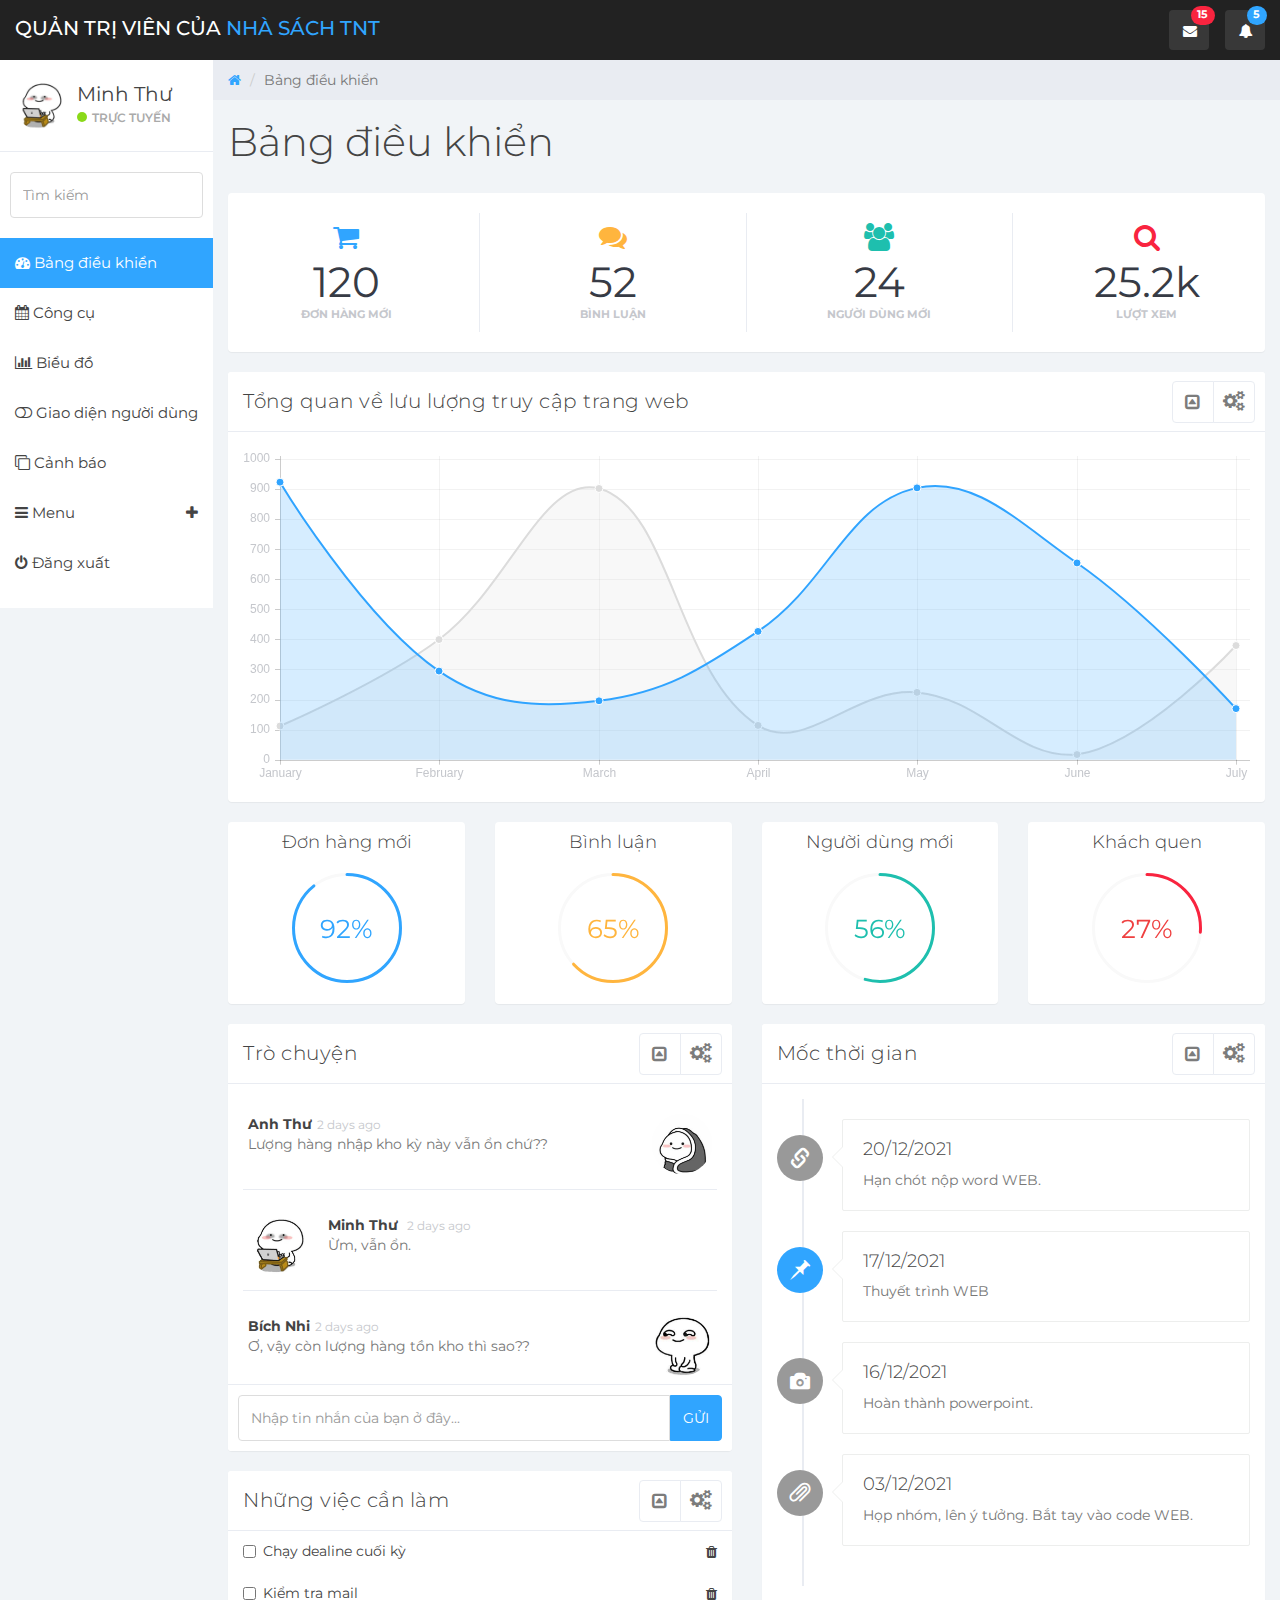
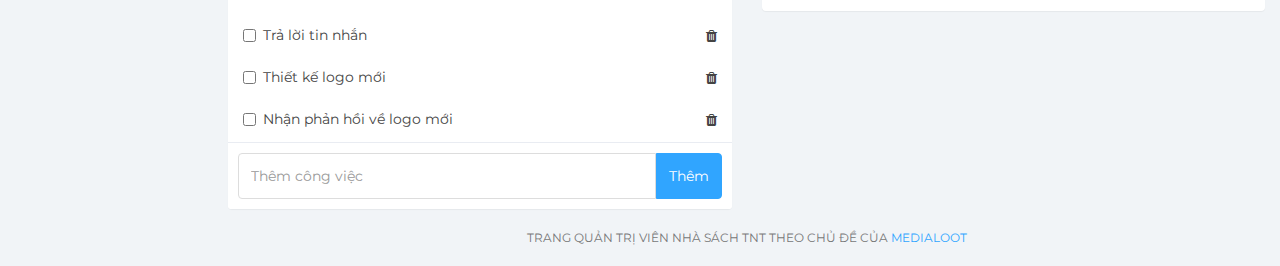
<file: index.html>
<!DOCTYPE html>
<html>
<head>
	<meta charset="utf-8">
	<meta name="viewport" content="width=device-width, initial-scale=1">
	<title>TNT - Bảng điều khiển</title>
	<link href="css/bootstrap.min.css" rel="stylesheet">
	<link href="css/font-awesome.min.css" rel="stylesheet">
	<link href="css/datepicker3.css" rel="stylesheet">
	<link href="css/styles.css" rel="stylesheet">
	
	<!--Custom Font-->
	<link href="https://fonts.googleapis.com/css?family=Montserrat:300,300i,400,400i,500,500i,600,600i,700,700i" rel="stylesheet">
	<!--[if lt IE 9]>
	<script src="js/html5shiv.js"></script>
	<script src="js/respond.min.js"></script>
	<![endif]-->
</head>
<body>
	<nav class="navbar navbar-custom navbar-fixed-top" role="navigation">
		<div class="container-fluid">
			<div class="navbar-header">
				<button type="button" class="navbar-toggle collapsed" data-toggle="collapse" data-target="#sidebar-collapse"><span class="sr-only">Toggle navigation</span>
					<span class="icon-bar"></span>
					<span class="icon-bar"></span>
					<span class="icon-bar"></span></button>
				<a class="navbar-brand" href="#">QUẢN TRỊ VIÊN của <span>Nhà sách TNT</span></a>
				<ul class="nav navbar-top-links navbar-right">
					<li class="dropdown"><a class="dropdown-toggle count-info" data-toggle="dropdown" href="#">
						<em class="fa fa-envelope"></em><span class="label label-danger">15</span>
					</a>
						<ul class="dropdown-menu dropdown-messages">
							<li>
								<div class="dropdown-messages-box"><a href="profile.html" class="pull-left">
									<img alt="image" class="img-circle" src="ANHTHU.jpg">
									</a>
									<div class="message-body"><small class="pull-right">1 ngày trước</small>
										<a href="#"><strong>Anh Thư</strong> bình luận về <strong>ảnh của bạn</strong>.</a>
									<br /><small class="text-muted">10:24 - 16/12/2021</small></div>
								</div>
							</li>
							<li class="divider"></li>
							<li>
								<div class="dropdown-messages-box"><a href="profile.html" class="pull-left">
									<img alt="image" class="img-circle" src="BICHNHI.jpg">
									</a>
									<div class="message-body"><small class="pull-right">1 giờ trước</small>
										<a href="#">Một tin nhắn mới từ <strong>Bích Nhi</strong>.</a>
									<br /><small class="text-muted">08:30 pm - 16/12/2021</small></div>
								</div>
							</li>
							<li class="divider"></li>
							<li>
								<div class="all-button"><a href="#">
									<em class="fa fa-inbox"></em> <strong>Tất cả tin nhắn</strong>
								</a></div>
							</li>
						</ul>
					</li>
					<li class="dropdown"><a class="dropdown-toggle count-info" data-toggle="dropdown" href="#">
						<em class="fa fa-bell"></em><span class="label label-info">5</span>
					</a>
						<ul class="dropdown-menu dropdown-alerts">
							<li><a href="#">
								<div><em class="fa fa-envelope"></em> 1 tin nhắn mới
									<span class="pull-right text-muted small">18 phút trước</span></div>
							</a></li>
							<li class="divider"></li>
							<li><a href="#">
								<div><em class="fa fa-heart"></em> 12 lượt thích mới
									<span class="pull-right text-muted small">12 phút trước</span></div>
							</a></li>
							<li class="divider"></li>
							<li><a href="#">
								<div><em class="fa fa-user"></em> 5 lượt theo dõi mới
									<span class="pull-right text-muted small">2 phút trước</span></div>
							</a></li>
						</ul>
					</li>
				</ul>
			</div>
		</div><!-- /.container-fluid -->
	</nav>
	<div id="sidebar-collapse" class="col-sm-3 col-lg-2 sidebar">
		<div class="profile-sidebar">
			<div class="profile-userpic">
				<img src="MTK.jpg" class="img-responsive" alt="">
			</div>
			<div class="profile-usertitle">
				<div class="profile-usertitle-name">Minh Thư</div>
				<div class="profile-usertitle-status"><span class="indicator label-success"></span>Trực tuyến</div>
			</div>
			<div class="clear"></div>
		</div>
		<div class="divider"></div>
		<form role="search">
			<div class="form-group">
				<input type="text" class="form-control" placeholder="Tìm kiếm">
			</div>
		</form>
		<ul class="nav menu">
			<li class="active"><a href="index.html"><em class="fa fa-dashboard">&nbsp;</em>Bảng điều khiển</a></li>
			<li><a href="widgets.html"><em class="fa fa-calendar">&nbsp;</em>Công cụ</a></li>
			<li><a href="charts.html"><em class="fa fa-bar-chart">&nbsp;</em>Biểu đồ</a></li>
			<li><a href="elements.html"><em class="fa fa-toggle-off">&nbsp;</em>Giao diện người dùng</a></li>
			<li><a href="panels.html"><em class="fa fa-clone">&nbsp;</em>Cảnh báo</a></li>
			<li class="parent "><a data-toggle="collapse" href="#sub-item-1">
				<em class="fa fa-navicon">&nbsp;</em>Menu <span data-toggle="collapse" href="#sub-item-1" class="icon pull-right"><em class="fa fa-plus"></em></span>
				</a>
				<ul class="children collapse" id="sub-item-1">
					<li><a class="" href="#">
						<span class="fa fa-arrow-right">&nbsp;</span>Trang chủ
					</a></li>
					<li><a class="" href="#">
						<span class="fa fa-arrow-right">&nbsp;</span>Danh mục sách
					</a></li>
					<li><a class="" href="#">
						<span class="fa fa-arrow-right">&nbsp;</span>Văn phòng phẩm
					</a></li>
					<li><a class="" href="#">
						<span class="fa fa-arrow-right">&nbsp;</span>Phiên chợ cũ
					</a></li>
					<li><a class="" href="#">
						<span class="fa fa-arrow-right">&nbsp;</span>Bách hóa Online
					</a></li>
				</ul>
			</li>
			<li><a href="login.html"><em class="fa fa-power-off">&nbsp;</em>Đăng xuất</a></li>
	</div><!--/.sidebar-->
		
	<div class="col-sm-9 col-sm-offset-3 col-lg-10 col-lg-offset-2 main">
		<div class="row">
			<ol class="breadcrumb">
				<li><a href="#">
					<em class="fa fa-home"></em>
				</a></li>
				<li class="active">Bảng điều khiển</li>
			</ol>
		</div><!--/.row-->
		
		<div class="row">
			<div class="col-lg-12">
				<h1 class="page-header">Bảng điều khiển</h1>
			</div>
		</div><!--/.row-->
		
		<div class="panel panel-container">
			<div class="row">
				<div class="col-xs-6 col-md-3 col-lg-3 no-padding">
					<div class="panel panel-teal panel-widget border-right">
						<div class="row no-padding"><em class="fa fa-xl fa-shopping-cart color-blue"></em>
							<div class="large">120</div>
							<div class="text-muted">Đơn hàng mới</div>
						</div>
					</div>
				</div>
				<div class="col-xs-6 col-md-3 col-lg-3 no-padding">
					<div class="panel panel-blue panel-widget border-right">
						<div class="row no-padding"><em class="fa fa-xl fa-comments color-orange"></em>
							<div class="large">52</div>
							<div class="text-muted">Bình luận</div>
						</div>
					</div>
				</div>
				<div class="col-xs-6 col-md-3 col-lg-3 no-padding">
					<div class="panel panel-orange panel-widget border-right">
						<div class="row no-padding"><em class="fa fa-xl fa-users color-teal"></em>
							<div class="large">24</div>
							<div class="text-muted">Người dùng mới</div>
						</div>
					</div>
				</div>
				<div class="col-xs-6 col-md-3 col-lg-3 no-padding">
					<div class="panel panel-red panel-widget ">
						<div class="row no-padding"><em class="fa fa-xl fa-search color-red"></em>
							<div class="large">25.2k</div>
							<div class="text-muted">Lượt xem</div>
						</div>
					</div>
				</div>
			</div><!--/.row-->
		</div>
		<div class="row">
			<div class="col-md-12">
				<div class="panel panel-default">
					<div class="panel-heading">
						Tổng quan về lưu lượng truy cập trang web
						<ul class="pull-right panel-settings panel-button-tab-right">
							<li class="dropdown"><a class="pull-right dropdown-toggle" data-toggle="dropdown" href="#">
								<em class="fa fa-cogs"></em>
							</a>
								<ul class="dropdown-menu dropdown-menu-right">
									<li>
										<ul class="dropdown-settings">
											<li><a href="#">
												<em class="fa fa-cog"></em> Cài đặt 1
											</a></li>
											<li class="divider"></li>
											<li><a href="#">
												<em class="fa fa-cog"></em> Cài đặt 2
											</a></li>
											<li class="divider"></li>
											<li><a href="#">
												<em class="fa fa-cog"></em> Cài đặt 3
											</a></li>
										</ul>
									</li>
								</ul>
							</li>
						</ul>
						<span class="pull-right clickable panel-toggle panel-button-tab-left"><em class="fa fa-toggle-up"></em></span></div>
					<div class="panel-body">
						<div class="canvas-wrapper">
							<canvas class="main-chart" id="line-chart" height="200" width="600"></canvas>
						</div>
					</div>
				</div>
			</div>
		</div><!--/.row-->
		
		<div class="row">
			<div class="col-xs-6 col-md-3">
				<div class="panel panel-default">
					<div class="panel-body easypiechart-panel">
						<h4>Đơn hàng mới</h4>
						<div class="easypiechart" id="easypiechart-blue" data-percent="92" ><span class="percent">92%</span></div>
					</div>
				</div>
			</div>
			<div class="col-xs-6 col-md-3">
				<div class="panel panel-default">
					<div class="panel-body easypiechart-panel">
						<h4>Bình luận</h4>
						<div class="easypiechart" id="easypiechart-orange" data-percent="65" ><span class="percent">65%</span></div>
					</div>
				</div>
			</div>
			<div class="col-xs-6 col-md-3">
				<div class="panel panel-default">
					<div class="panel-body easypiechart-panel">
						<h4>Người dùng mới</h4>
						<div class="easypiechart" id="easypiechart-teal" data-percent="56" ><span class="percent">56%</span></div>
					</div>
				</div>
			</div>
			<div class="col-xs-6 col-md-3">
				<div class="panel panel-default">
					<div class="panel-body easypiechart-panel">
						<h4>Khách quen</h4>
						<div class="easypiechart" id="easypiechart-red" data-percent="27" ><span class="percent">27%</span></div>
					</div>
				</div>
			</div>
		</div><!--/.row-->
		
		<div class="row">
			<div class="col-md-6">
				<div class="panel panel-default chat">
					<div class="panel-heading">
						Trò chuyện
						<ul class="pull-right panel-settings panel-button-tab-right">
							<li class="dropdown"><a class="pull-right dropdown-toggle" data-toggle="dropdown" href="#">
								<em class="fa fa-cogs"></em>
							</a>
								<ul class="dropdown-menu dropdown-menu-right">
									<li>
										<ul class="dropdown-settings">
											<li><a href="#">
												<em class="fa fa-cog"></em> Cài đặt 1
											</a></li>
											<li class="divider"></li>
											<li><a href="#">
												<em class="fa fa-cog"></em> Cài đặt 2
											</a></li>
											<li class="divider"></li>
											<li><a href="#">
												<em class="fa fa-cog"></em> Cài đặt 3
											</a></li>
										</ul>
									</li>
								</ul>
							</li>
						</ul>
						<span class="pull-right clickable panel-toggle panel-button-tab-left"><em class="fa fa-toggle-up"></em></span></div>
					<div class="panel-body">
						<ul>
							<li class="right clearfix"><span class="chat-img pull-right">
								<img src="ANHTHU.jpg" alt="User Avatar" class="img-circle" />
								</span>
								<div class="chat-body clearfix">
									<div class="header"><strong class="pull-left primary-font">Anh Thư</strong> <small class="text-muted">2 days ago</small></div>
									<p>Lượng hàng nhập kho kỳ này vẫn ổn chứ??</p>
								</div>
							</li>
							<li class="left clearfix"><span class="chat-img pull-left">
								<img src="MTK.jpg" alt="User Avatar" class="img-circle" />
								</span>
								<div class="chat-body clearfix">
									<div class="header"><strong class="primary-font">Minh Thư</strong> <small class="text-muted">2 days ago</small></div>
									<p>Ừm, vẫn ổn.</p>
								</div>
							</li>
							<li class="right clearfix"><span class="chat-img pull-right">
								<img src="BICHNHI.jpg" alt="User Avatar" class="img-circle" />
								</span>
								<div class="chat-body clearfix">
									<div class="header"><strong class="pull-left primary-font">Bích Nhi</strong> <small class="text-muted">2 days ago</small></div>
									<p>Ơ, vậy còn lượng hàng tồn kho thì sao??</p>
								</div>
							</li>
							<li class="left clearfix"><span class="chat-img pull-left">
								<img src="MTK.jpg" alt="User Avatar" class="img-circle" />
								</span>
								<div class="chat-body clearfix">
									<div class="header"><strong class="primary-font">Minh Thư</strong> <small class="text-muted">2 days ago</small></div>
									<p>Theo như số liệu tháng trước và trong tháng này thì lượng hàng tồn kho còn khá ít, nên các đồng chí cứ yên tâm!!</p>
								</div>
							</li>
						</ul>
					</div>
					<div class="panel-footer">
						<div class="input-group">
							<input id="btn-input" type="text" class="form-control input-md" placeholder="Nhập tin nhắn của bạn ở đây..." /><span class="input-group-btn">
								<button class="btn btn-primary btn-md" id="btn-chat">GỬI</button>
						</span></div>
					</div>
				</div>
				<div class="panel panel-default">
					<div class="panel-heading">
						Những việc cần làm
						<ul class="pull-right panel-settings panel-button-tab-right">
							<li class="dropdown"><a class="pull-right dropdown-toggle" data-toggle="dropdown" href="#">
								<em class="fa fa-cogs"></em>
							</a>
								<ul class="dropdown-menu dropdown-menu-right">
									<li>
										<ul class="dropdown-settings">
											<li><a href="#">
												<em class="fa fa-cog"></em> Cài đặt 1
											</a></li>
											<li class="divider"></li>
											<li><a href="#">
												<em class="fa fa-cog"></em> Cài đặt 2
											</a></li>
											<li class="divider"></li>
											<li><a href="#">
												<em class="fa fa-cog"></em> Cài đặt 3
											</a></li>
										</ul>
									</li>
								</ul>
							</li>
						</ul>
						<span class="pull-right clickable panel-toggle panel-button-tab-left"><em class="fa fa-toggle-up"></em></span></div>
					<div class="panel-body">
						<ul class="todo-list">
							<li class="todo-list-item">
								<div class="checkbox">
									<input type="checkbox" id="checkbox-1" />
									<label for="checkbox-1">Chạy dealine cuối kỳ</label>
								</div>
								<div class="pull-right action-buttons"><a href="#" class="trash">
									<em class="fa fa-trash"></em>
								</a></div>
							</li>
							<li class="todo-list-item">
								<div class="checkbox">
									<input type="checkbox" id="checkbox-2" />
									<label for="checkbox-2">Kiểm tra mail</label>
								</div>
								<div class="pull-right action-buttons"><a href="#" class="trash">
									<em class="fa fa-trash"></em>
								</a></div>
							</li>
							<li class="todo-list-item">
								<div class="checkbox">
									<input type="checkbox" id="checkbox-3" />
									<label for="checkbox-3">Trả lời tin nhắn</label>
								</div>
								<div class="pull-right action-buttons"><a href="#" class="trash">
									<em class="fa fa-trash"></em>
								</a></div>
							</li>
							<li class="todo-list-item">
								<div class="checkbox">
									<input type="checkbox" id="checkbox-5" />
									<label for="checkbox-5">Thiết kế logo mới</label>
								</div>
								<div class="pull-right action-buttons"><a href="#" class="trash">
									<em class="fa fa-trash"></em>
								</a></div>
							</li>
							<li class="todo-list-item">
								<div class="checkbox">
									<input type="checkbox" id="checkbox-6" />
									<label for="checkbox-6">Nhận phản hồi về logo mới</label>
								</div>
								<div class="pull-right action-buttons"><a href="#" class="trash">
									<em class="fa fa-trash"></em>
								</a></div>
							</li>
						</ul>
					</div>
					<div class="panel-footer">
						<div class="input-group">
							<input id="btn-input" type="text" class="form-control input-md" placeholder="Thêm công việc" /><span class="input-group-btn">
								<button class="btn btn-primary btn-md" id="btn-todo">Thêm</button>
						</span></div>
					</div>
				</div>
			</div><!--/.col-->
			
			
			<div class="col-md-6">
				<div class="panel panel-default ">
					<div class="panel-heading">
						Mốc thời gian
						<ul class="pull-right panel-settings panel-button-tab-right">
							<li class="dropdown"><a class="pull-right dropdown-toggle" data-toggle="dropdown" href="#">
								<em class="fa fa-cogs"></em>
							</a>
								<ul class="dropdown-menu dropdown-menu-right">
									<li>
										<ul class="dropdown-settings">
											<li><a href="#">
												<em class="fa fa-cog"></em> Cài đặt 1
											</a></li>
											<li class="divider"></li>
											<li><a href="#">
												<em class="fa fa-cog"></em> Cài đặt 2
											</a></li>
											<li class="divider"></li>
											<li><a href="#">
												<em class="fa fa-cog"></em> Cài đặt 3
											</a></li>
										</ul>
									</li>
								</ul>
							</li>
						</ul>
						<span class="pull-right clickable panel-toggle panel-button-tab-left"><em class="fa fa-toggle-up"></em></span></div>
					<div class="panel-body timeline-container">
						<ul class="timeline">
							<li>
								<div class="timeline-badge"><em class="glyphicon glyphicon-link"></em></div>
								<div class="timeline-panel">
									<div class="timeline-heading">
										<h4 class="timeline-title">20/12/2021</h4>
									</div>
									<div class="timeline-body">
										<p>Hạn chót nộp word WEB.</p>
									</div>
								</div>
							</li>
							<li>
								<div class="timeline-badge primary"><em class="glyphicon glyphicon-pushpin"></em></div>
								<div class="timeline-panel">
									<div class="timeline-heading">
										<h4 class="timeline-title">17/12/2021</h4>
									</div>
									<div class="timeline-body">
										<p>Thuyết trình WEB</p>
									</div>
								</div>
							</li>
							<li>
								<div class="timeline-badge"><em class="glyphicon glyphicon-camera"></em></div>
								<div class="timeline-panel">
									<div class="timeline-heading">
										<h4 class="timeline-title">16/12/2021</h4>
									</div>
									<div class="timeline-body">
										<p>Hoàn thành powerpoint.</p>
									</div>
								</div>
							</li>
							<li>
								<div class="timeline-badge"><em class="glyphicon glyphicon-paperclip"></em></div>
								<div class="timeline-panel">
									<div class="timeline-heading">
										<h4 class="timeline-title">03/12/2021</h4>
									</div>
									<div class="timeline-body">
										<p>Họp nhóm, lên ý tưởng. Bắt tay vào code WEB.</p>
									</div>
								</div>
							</li>
						</ul>
					</div>
				</div>
			</div><!--/.col-->
			<div class="col-sm-12">
				<p class="back-link">Trang quản trị viên nhà sách TNT theo chủ đề của <a href="https://www.medialoot.com">Medialoot</a></p>
			</div>
		</div><!--/.row-->
	</div>	<!--/.main-->
	
	<script src="js/jquery-1.11.1.min.js"></script>
	<script src="js/bootstrap.min.js"></script>
	<script src="js/chart.min.js"></script>
	<script src="js/chart-data.js"></script>
	<script src="js/easypiechart.js"></script>
	<script src="js/easypiechart-data.js"></script>
	<script src="js/bootstrap-datepicker.js"></script>
	<script src="js/custom.js"></script>
	<script>
		window.onload = function () {
	var chart1 = document.getElementById("line-chart").getContext("2d");
	window.myLine = new Chart(chart1).Line(lineChartData, {
	responsive: true,
	scaleLineColor: "rgba(0,0,0,.2)",
	scaleGridLineColor: "rgba(0,0,0,.05)",
	scaleFontColor: "#c5c7cc"
	});
};
	</script>
		
</body>
</html>
</file>
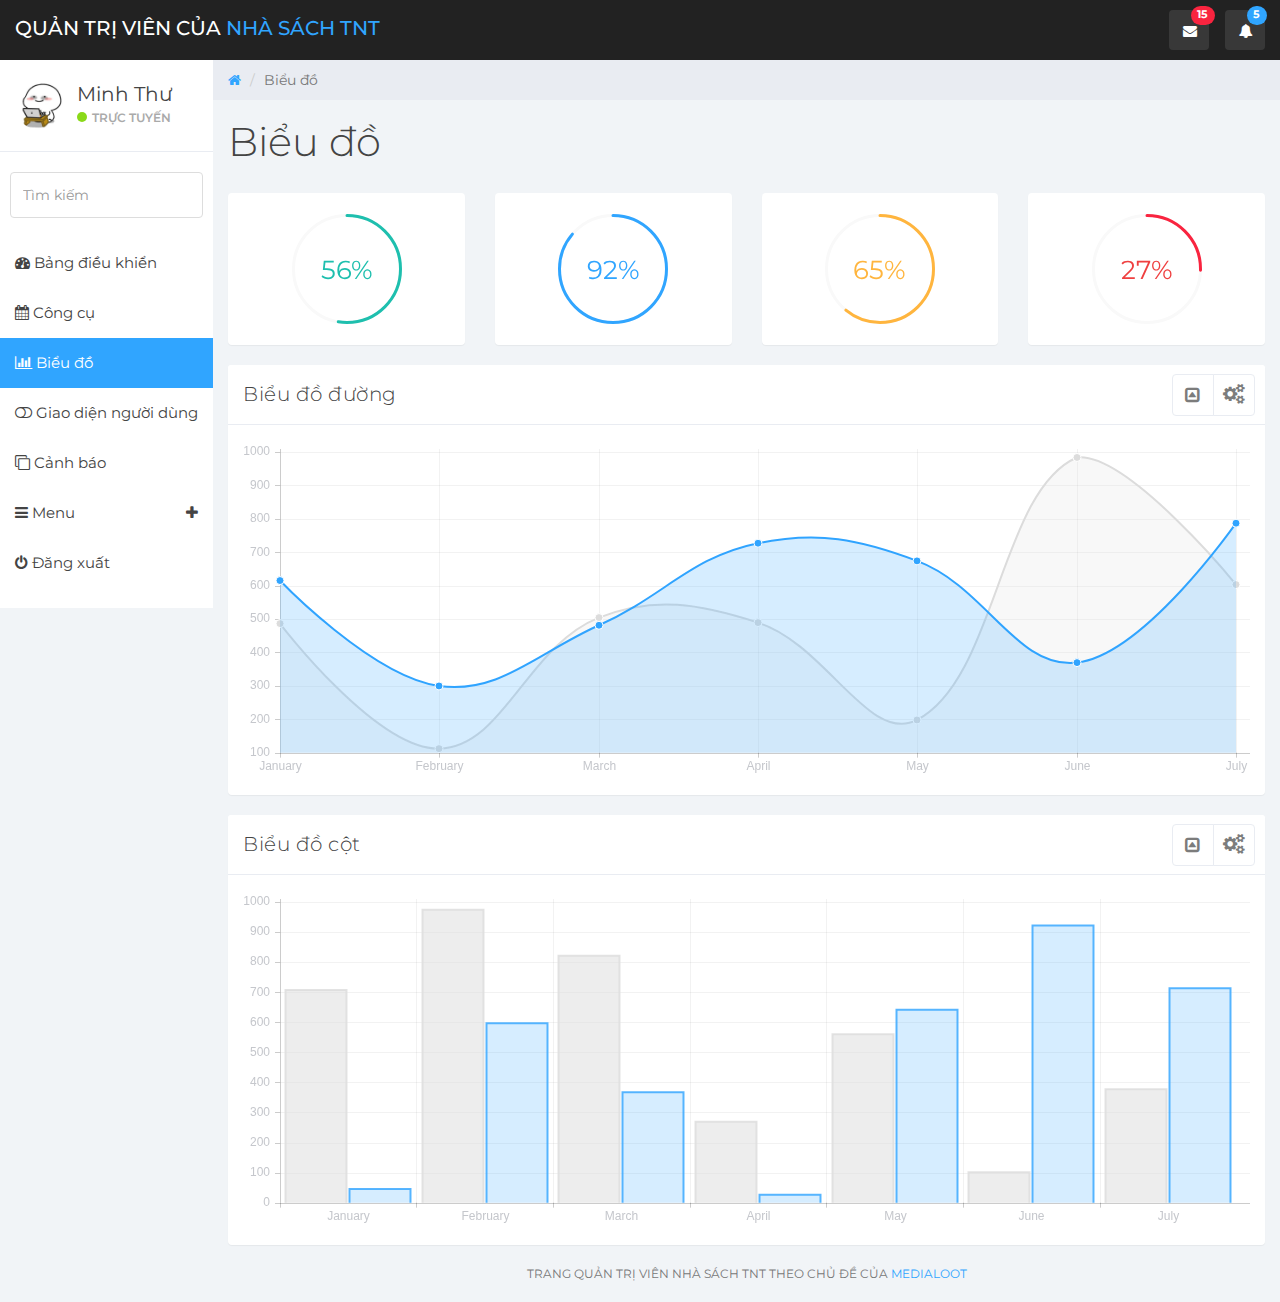
<file: charts.html>
<!DOCTYPE html>
<html>
<head>
	<meta charset="utf-8">
	<meta name="viewport" content="width=device-width, initial-scale=1">
	<title>TNT - Biểu đồ</title>
	<link href="css/bootstrap.min.css" rel="stylesheet">
	<link href="css/font-awesome.min.css" rel="stylesheet">
	<link href="css/datepicker3.css" rel="stylesheet">
	<link href="css/styles.css" rel="stylesheet">
	
	<!--Custom Font-->
	<link href="https://fonts.googleapis.com/css?family=Montserrat:300,300i,400,400i,500,500i,600,600i,700,700i" rel="stylesheet">
	<!--[if lt IE 9]>
	<script src="js/html5shiv.js"></script>
	<script src="js/respond.min.js"></script>
	<![endif]-->
</head>
<body>
	<nav class="navbar navbar-custom navbar-fixed-top" role="navigation">
		<div class="container-fluid">
			<div class="navbar-header">
				<button type="button" class="navbar-toggle collapsed" data-toggle="collapse" data-target="#sidebar-collapse"><span class="sr-only">Toggle navigation</span>
					<span class="icon-bar"></span>
					<span class="icon-bar"></span>
					<span class="icon-bar"></span></button>
				<a class="navbar-brand" href="#">QUẢN TRỊ VIÊN của <span>Nhà sách TNT</span></a>
				<ul class="nav navbar-top-links navbar-right">
					<li class="dropdown"><a class="dropdown-toggle count-info" data-toggle="dropdown" href="#">
						<em class="fa fa-envelope"></em><span class="label label-danger">15</span>
					</a>
						<ul class="dropdown-menu dropdown-messages">
							<li>
								<div class="dropdown-messages-box"><a href="profile.html" class="pull-left">
									<img alt="image" class="img-circle" src="ANHTHU.jpg">
									</a>
									<div class="message-body"><small class="pull-right">1 ngày trước</small>
										<a href="#"><strong>Anh Thư</strong> bình luận về <strong>ảnh của bạn</strong>.</a>
									<br /><small class="text-muted">10:24 - 16/12/2021</small></div>
								</div>
							</li>
							<li class="divider"></li>
							<li>
								<div class="dropdown-messages-box"><a href="profile.html" class="pull-left">
									<img alt="image" class="img-circle" src="BICHNHI.jpg">
									</a>
									<div class="message-body"><small class="pull-right">1 giờ trước</small>
										<a href="#">Một tin nhắn mới từ <strong>Bích Nhi</strong>.</a>
									<br /><small class="text-muted">08:30 pm - 16/12/2021</small></div>
								</div>
							</li>
							<li class="divider"></li>
							<li>
								<div class="all-button"><a href="#">
									<em class="fa fa-inbox"></em> <strong>Tất cả tin nhắn</strong>
								</a></div>
							</li>
						</ul>
					</li>
					<li class="dropdown"><a class="dropdown-toggle count-info" data-toggle="dropdown" href="#">
						<em class="fa fa-bell"></em><span class="label label-info">5</span>
					</a>
						<ul class="dropdown-menu dropdown-alerts">
							<li><a href="#">
								<div><em class="fa fa-envelope"></em> 1 tin nhắn mới
									<span class="pull-right text-muted small">18 phút trước</span></div>
							</a></li>
							<li class="divider"></li>
							<li><a href="#">
								<div><em class="fa fa-heart"></em> 12 lượt thích mới
									<span class="pull-right text-muted small">12 phút trước</span></div>
							</a></li>
							<li class="divider"></li>
							<li><a href="#">
								<div><em class="fa fa-user"></em> 5 lượt theo dõi mới
									<span class="pull-right text-muted small">2 phút trước</span></div>
							</a></li>
						</ul>
					</li>
				</ul>
			</div>
		</div><!-- /.container-fluid -->
	</nav>
	<div id="sidebar-collapse" class="col-sm-3 col-lg-2 sidebar">
		<div class="profile-sidebar">
			<div class="profile-userpic">
				<img src="MTK.jpg" class="img-responsive" alt="">
			</div>
			<div class="profile-usertitle">
				<div class="profile-usertitle-name">Minh Thư</div>
				<div class="profile-usertitle-status"><span class="indicator label-success"></span>Trực tuyến</div>
			</div>
			<div class="clear"></div>
		</div>
		<div class="divider"></div>
		<form role="search">
			<div class="form-group">
				<input type="text" class="form-control" placeholder="Tìm kiếm">
			</div>
		</form>
		<ul class="nav menu">
			<li><a href="index.html"><em class="fa fa-dashboard">&nbsp;</em>Bảng điều khiển</a></li>
			<li><a href="widgets.html"><em class="fa fa-calendar">&nbsp;</em>Công cụ</a></li>
			<li class="active"><a href="charts.html"><em class="fa fa-bar-chart">&nbsp;</em>Biểu đồ</a></li>
			<li><a href="elements.html"><em class="fa fa-toggle-off">&nbsp;</em>Giao diện người dùng</a></li>
			<li><a href="panels.html"><em class="fa fa-clone">&nbsp;</em>Cảnh báo</a></li>
			<li class="parent "><a data-toggle="collapse" href="#sub-item-1">
				<em class="fa fa-navicon">&nbsp;</em>Menu<span data-toggle="collapse" href="#sub-item-1" class="icon pull-right"><em class="fa fa-plus"></em></span>
				</a>
				<ul class="children collapse" id="sub-item-1">
					<li><a class="" href="#">
						<span class="fa fa-arrow-right">&nbsp;</span>Trang chủ
					</a></li>
					<li><a class="" href="#">
						<span class="fa fa-arrow-right">&nbsp;</span>Danh mục sách
					</a></li>
					<li><a class="" href="#">
						<span class="fa fa-arrow-right">&nbsp;</span>Văn phòng phẩm
					</a></li>
					<li><a class="" href="#">
						<span class="fa fa-arrow-right">&nbsp;</span>Phiên chợ cũ
					</a></li>
					<li><a class="" href="#">
						<span class="fa fa-arrow-right">&nbsp;</span>Bách hóa Online
					</a></li>
				</ul>
			</li>
			<li><a href="login.html"><em class="fa fa-power-off">&nbsp;</em>Đăng xuất</a></li>
		</ul>
	</div><!--/.sidebar-->
		
	<div class="col-sm-9 col-sm-offset-3 col-lg-10 col-lg-offset-2 main">
		<div class="row">
			<ol class="breadcrumb">
				<li><a href="#">
					<em class="fa fa-home"></em>
				</a></li>
				<li class="active">Biểu đồ</li>
			</ol>
		</div><!--/.row-->
		
		<div class="row">
			<div class="col-lg-12">
				<h1 class="page-header">Biểu đồ</h1>
			</div>
		</div><!--/.row-->
		
		<div class="row">
			<div class="col-xs-6 col-md-3">
				<div class="panel panel-default">
					<div class="panel-body easypiechart-panel">
						<div class="easypiechart" id="easypiechart-teal" data-percent="56" ><span class="percent">56%</span></div>
					</div>
				</div>
			</div>
			<div class="col-xs-6 col-md-3">
				<div class="panel panel-default">
					<div class="panel-body easypiechart-panel">
						<div class="easypiechart" id="easypiechart-blue" data-percent="92" ><span class="percent">92%</span></div>
					</div>
				</div>
			</div>
			<div class="col-xs-6 col-md-3">
				<div class="panel panel-default">
					<div class="panel-body easypiechart-panel">
						<div class="easypiechart" id="easypiechart-orange" data-percent="65" ><span class="percent">65%</span></div>
					</div>
				</div>
			</div>
			<div class="col-xs-6 col-md-3">
				<div class="panel panel-default">
					<div class="panel-body easypiechart-panel">
						<div class="easypiechart" id="easypiechart-red" data-percent="27" ><span class="percent">27%</span></div>
					</div>
				</div>
			</div>
		</div><!--/.row-->
		
		<div class="row">
			<div class="col-lg-12">
				<div class="panel panel-default">
					<div class="panel-heading">
						Biểu đồ đường
						<ul class="pull-right panel-settings panel-button-tab-right">
							<li class="dropdown"><a class="pull-right dropdown-toggle" data-toggle="dropdown" href="#">
								<em class="fa fa-cogs"></em>
							</a>
								<ul class="dropdown-menu dropdown-menu-right">
									<li>
										<ul class="dropdown-settings">
											<li><a href="#">
												<em class="fa fa-cog"></em> Cài đặt 1
											</a></li>
											<li class="divider"></li>
											<li><a href="#">
												<em class="fa fa-cog"></em> Cài đặt 2
											</a></li>
											<li class="divider"></li>
											<li><a href="#">
												<em class="fa fa-cog"></em> Cài đặt 3
											</a></li>
										</ul>
									</li>
								</ul>
							</li>
						</ul>
						<span class="pull-right clickable panel-toggle panel-button-tab-left"><em class="fa fa-toggle-up"></em></span></div>
					<div class="panel-body">
						<div class="canvas-wrapper">
							<canvas class="main-chart" id="line-chart" height="200" width="600"></canvas>
						</div>
					</div>
				</div>
			</div>
		</div><!--/.row-->
		
		<div class="row">
			<div class="col-lg-12">
				<div class="panel panel-default">
					<div class="panel-heading">
						Biểu đồ cột
						<ul class="pull-right panel-settings panel-button-tab-right">
							<li class="dropdown"><a class="pull-right dropdown-toggle" data-toggle="dropdown" href="#">
								<em class="fa fa-cogs"></em>
							</a>
								<ul class="dropdown-menu dropdown-menu-right">
									<li>
										<ul class="dropdown-settings">
											<li><a href="#">
												<em class="fa fa-cog"></em> Cài đặt 1
											</a></li>
											<li class="divider"></li>
											<li><a href="#">
												<em class="fa fa-cog"></em> Cài đặt 2
											</a></li>
											<li class="divider"></li>
											<li><a href="#">
												<em class="fa fa-cog"></em> Cài đặt 3
											</a></li>
										</ul>
									</li>
								</ul>
							</li>
						</ul>
						<span class="pull-right clickable panel-toggle panel-button-tab-left"><em class="fa fa-toggle-up"></em></span></div>
					<div class="panel-body">
						<div class="canvas-wrapper">
							<canvas class="main-chart" id="bar-chart" height="200" width="600"></canvas>
						</div>
					</div>
				</div>
			</div>
		</div><!--/.row-->		
		
		
		
		<div class="row">
			<div class="col-sm-12">
				<p class="back-link">Trang quản trị viên nhà sách TNT theo chủ đề của <a href="https://www.medialoot.com">Medialoot</a></p>
			</div>
		</div><!--/.row-->
	</div>	<!--/.main-->
	  

	<script src="js/jquery-1.11.1.min.js"></script>
	<script src="js/bootstrap.min.js"></script>
	<script src="js/chart.min.js"></script>
	<script src="js/chart-data.js"></script>
	<script src="js/easypiechart.js"></script>
	<script src="js/easypiechart-data.js"></script>
	<script src="js/bootstrap-datepicker.js"></script>
	<script src="js/custom.js"></script>
	<script>
	window.onload = function () {
	var chart1 = document.getElementById("line-chart").getContext("2d");
	window.myLine = new Chart(chart1).Line(lineChartData, {
	responsive: true,
	scaleLineColor: "rgba(0,0,0,.2)",
	scaleGridLineColor: "rgba(0,0,0,.05)",
	scaleFontColor: "#c5c7cc"
	});
	var chart2 = document.getElementById("bar-chart").getContext("2d");
	window.myBar = new Chart(chart2).Bar(barChartData, {
	responsive: true,
	scaleLineColor: "rgba(0,0,0,.2)",
	scaleGridLineColor: "rgba(0,0,0,.05)",
	scaleFontColor: "#c5c7cc"
	});
};
	</script>	
</body>
</html>
</file>
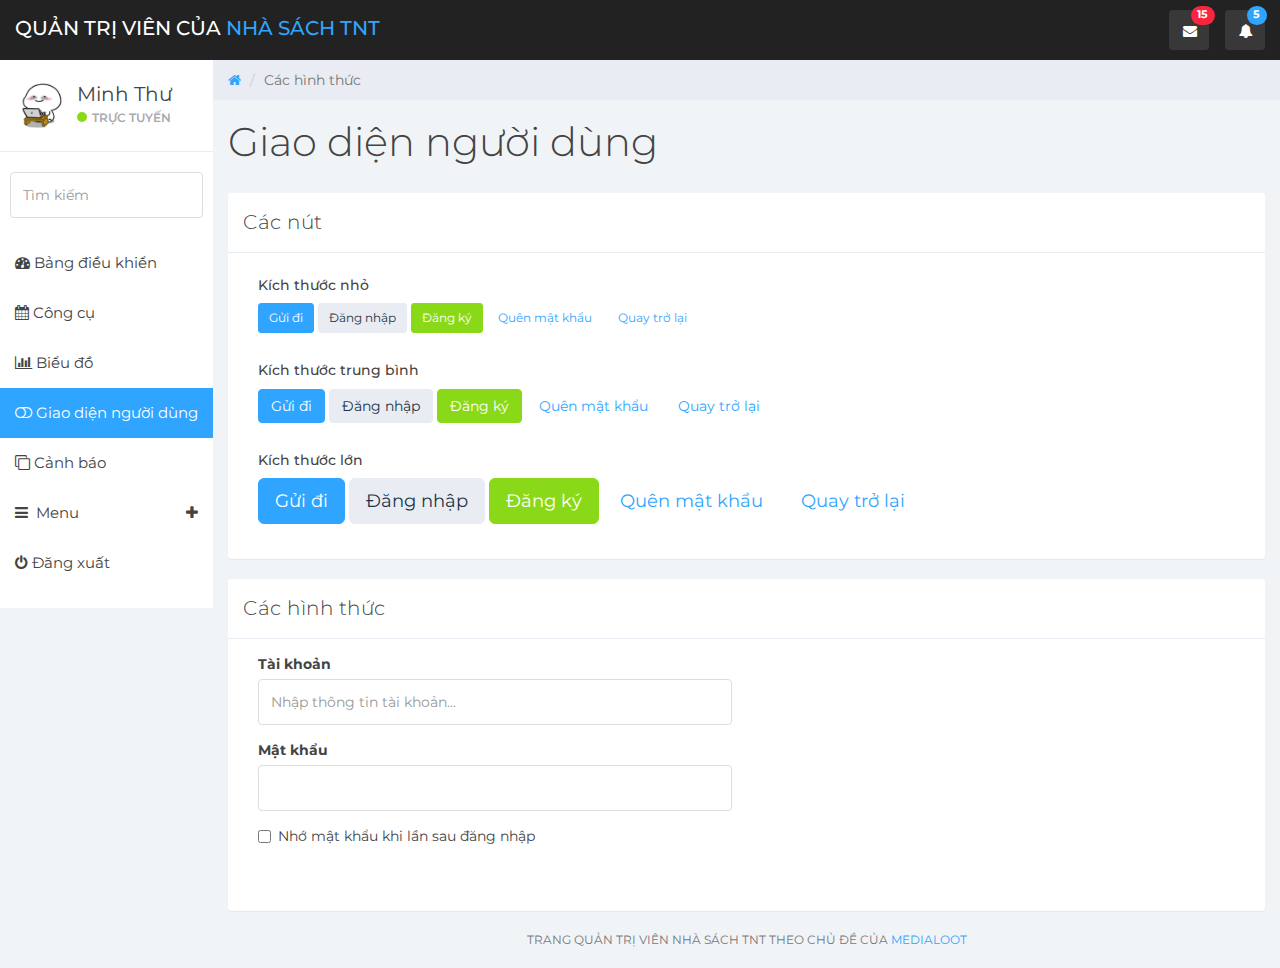
<file: elements.html>
<!DOCTYPE html>
<html>
<head>
	<meta charset="utf-8">
	<meta name="viewport" content="width=device-width, initial-scale=1">
	<title>TNT - Giao diện người dùng</title>
	<link href="css/bootstrap.min.css" rel="stylesheet">
	<link href="css/font-awesome.min.css" rel="stylesheet">
	<link href="css/datepicker3.css" rel="stylesheet">
	<link href="css/styles.css" rel="stylesheet">
	
	<!--Custom Font-->
	<link href="https://fonts.googleapis.com/css?family=Montserrat:300,300i,400,400i,500,500i,600,600i,700,700i" rel="stylesheet">
	<!--[if lt IE 9]>
	<script src="js/html5shiv.js"></script>
	<script src="js/respond.min.js"></script>
	<![endif]-->
</head>
<body>
	<nav class="navbar navbar-custom navbar-fixed-top" role="navigation">
		<div class="container-fluid">
			<div class="navbar-header">
				<button type="button" class="navbar-toggle collapsed" data-toggle="collapse" data-target="#sidebar-collapse"><span class="sr-only">Toggle navigation</span>
					<span class="icon-bar"></span>
					<span class="icon-bar"></span>
					<span class="icon-bar"></span></button>
				<a class="navbar-brand" href="#">QUẢN TRỊ VIÊN của <span>Nhà sách TNT</span></a>
				<ul class="nav navbar-top-links navbar-right">
					<li class="dropdown"><a class="dropdown-toggle count-info" data-toggle="dropdown" href="#">
						<em class="fa fa-envelope"></em><span class="label label-danger">15</span>
					</a>
						<ul class="dropdown-menu dropdown-messages">
							<li>
								<div class="dropdown-messages-box"><a href="profile.html" class="pull-left">
									<img alt="image" class="img-circle" src="ANHTHU.jpg">
									</a>
									<div class="message-body"><small class="pull-right">1 ngày trước</small>
										<a href="#"><strong>Anh Thư</strong> bình luận về <strong>ảnh của bạn</strong>.</a>
									<br /><small class="text-muted">10:24 - 16/12/2021</small></div>
								</div>
							</li>
							<li class="divider"></li>
							<li>
								<div class="dropdown-messages-box"><a href="profile.html" class="pull-left">
									<img alt="image" class="img-circle" src="BICHNHI.jpg">
									</a>
									<div class="message-body"><small class="pull-right">1 giờ trước</small>
										<a href="#">Một tin nhắn mới từ <strong>Bích Nhi</strong>.</a>
									<br /><small class="text-muted">08:30 pm - 16/12/2021</small></div>
								</div>
							</li>
							<li class="divider"></li>
							<li>
								<div class="all-button"><a href="#">
									<em class="fa fa-inbox"></em> <strong>Tất cả tin nhắn</strong>
								</a></div>
							</li>
						</ul>
					</li>
					<li class="dropdown"><a class="dropdown-toggle count-info" data-toggle="dropdown" href="#">
						<em class="fa fa-bell"></em><span class="label label-info">5</span>
					</a>
						<ul class="dropdown-menu dropdown-alerts">
							<li><a href="#">
								<div><em class="fa fa-envelope"></em> 1 tin nhắn mới
									<span class="pull-right text-muted small">18 phút trước</span></div>
							</a></li>
							<li class="divider"></li>
							<li><a href="#">
								<div><em class="fa fa-heart"></em> 12 lượt thích mới
									<span class="pull-right text-muted small">12 phút trước</span></div>
							</a></li>
							<li class="divider"></li>
							<li><a href="#">
								<div><em class="fa fa-user"></em> 5 lượt theo dõi mới
									<span class="pull-right text-muted small">2 phút trước</span></div>
							</a></li>
						</ul>
					</li>
				</ul>
			</div>
		</div><!-- /.container-fluid -->
	</nav>
	<div id="sidebar-collapse" class="col-sm-3 col-lg-2 sidebar">
		<div class="profile-sidebar">
			<div class="profile-userpic">
				<img src="MTK.jpg" class="img-responsive" alt="">
			</div>
			<div class="profile-usertitle">
				<div class="profile-usertitle-name">Minh Thư</div>
				<div class="profile-usertitle-status"><span class="indicator label-success"></span>Trực tuyến</div>
			</div>
			<div class="clear"></div>
		</div>
		<div class="divider"></div>
		<form role="search">
			<div class="form-group">
				<input type="text" class="form-control" placeholder="Tìm kiếm">
			</div>
		</form>
		<ul class="nav menu">
			<li><a href="index.html"><em class="fa fa-dashboard">&nbsp;</em>Bảng điều khiển</a></li>
			<li><a href="widgets.html"><em class="fa fa-calendar">&nbsp;</em>Công cụ</a></li>
			<li><a href="charts.html"><em class="fa fa-bar-chart">&nbsp;</em>Biểu đồ</a></li>
			<li class="active"><a href="elements.html"><em class="fa fa-toggle-off">&nbsp;</em>Giao diện người dùng</a></li>
			<li><a href="panels.html"><em class="fa fa-clone">&nbsp;</em>Cảnh báo</a></li>
			<li class="parent "><a data-toggle="collapse" href="#sub-item-1">
				<em class="fa fa-navicon">&nbsp;</em> Menu <span data-toggle="collapse" href="#sub-item-1" class="icon pull-right"><em class="fa fa-plus"></em></span>
				</a>
				<ul class="children collapse" id="sub-item-1">
					<li><a class="" href="#">
						<span class="fa fa-arrow-right">&nbsp;</span>Trang chủ
					</a></li>
					<li><a class="" href="#">
						<span class="fa fa-arrow-right">&nbsp;</span>Danh mục sách
					</a></li>
					<li><a class="" href="#">
						<span class="fa fa-arrow-right">&nbsp;</span>Văn phòng phẩm
					</a></li>
					<li><a class="" href="#">
						<span class="fa fa-arrow-right">&nbsp;</span>Phiên chợ cũ
					</a></li>
					<li><a class="" href="#">
						<span class="fa fa-arrow-right">&nbsp;</span>Bách hóa Online
					</a></li>
				</ul>
			</li>
			<li><a href="login.html"><em class="fa fa-power-off">&nbsp;</em>Đăng xuất</a></li>
		</ul>
	</div><!--/.sidebar-->
		
	<div class="col-sm-9 col-sm-offset-3 col-lg-10 col-lg-offset-2 main">
		<div class="row">
			<ol class="breadcrumb">
				<li><a href="#">
					<em class="fa fa-home"></em>
				</a></li>
				<li class="active">Các hình thức</li>
			</ol>
		</div><!--/.row-->
		
		<div class="row">
			<div class="col-lg-12">
				<h1 class="page-header">Giao diện người dùng</h1>
			</div>
		</div><!--/.row-->
				
		
		<div class="row">
			<div class="col-lg-12">
				<div class="panel panel-default">
					<div class="panel-heading">Các nút</div>
					<div class="panel-body">
						<div class="col-md-12">
							<h5>Kích thước nhỏ</h5>
							<button type="button" class="btn btn-sm btn-primary">Gửi đi</button>
							<button type="button" class="btn btn-sm btn-default">Đăng nhập</button>
							<button type="button" class="btn btn-sm btn-success">Đăng ký</button>
							<button type="button" class="btn btn-sm btn-link">Quên mật khẩu</button>
							<button type="button" class="btn btn-sm btn-link">Quay trở lại</button>
							<br />
							<br />
							<h5>Kích thước trung bình</h5>
							<button type="button" class="btn btn-md btn-primary">Gửi đi</button>
							<button type="button" class="btn btn-md btn-default">Đăng nhập</button>
							<button type="button" class="btn btn-md btn-success">Đăng ký</button>
							<button type="button" class="btn btn-md btn-link">Quên mật khẩu</button>
							<button type="button" class="btn btn-md btn-link">Quay trở lại</button>
							<br />
							<br />
							<h5>Kích thước lớn</h5>
							<button type="button" class="btn btn-lg btn-primary">Gửi đi</button>
							<button type="button" class="btn btn-lg btn-default">Đăng nhập</button>
							<button type="button" class="btn btn-lg btn-success">Đăng ký</button>
							<button type="button" class="btn btn-lg btn-link">Quên mật khẩu</button>
							<button type="button" class="btn btn-lg btn-link">Quay trở lại</button>
							<br />
							<br />
						</div>
					</div>
				</div><!-- /.panel-->
				
				
				<div class="panel panel-default">
					<div class="panel-heading">Các hình thức</div>
					<div class="panel-body">
						<div class="col-md-6">
							<form role="form">
								<div class="form-group">
									<label>Tài khoản</label>
									<input class="form-control" placeholder="Nhập thông tin tài khoản...">
								</div>
								<div class="form-group">
									<label>Mật khẩu</label>
									<input type="password" class="form-control">
								</div>
								<div class="form-group checkbox">
									<label>
										<input type="checkbox">Nhớ mật khẩu khi lần sau đăng nhập
									</label>
								</div>
								<br/>
								<br/>
							
						
							</form>
						</div>
					</div>
				</div><!-- /.panel-->
			</div><!-- /.col-->
			<div class="col-sm-12">
				<p class="back-link">Trang quản trị viên nhà sách TNT theo chủ đề của <a href="https://www.medialoot.com">Medialoot</a></p>
			</div>
		</div><!-- /.row -->
	</div><!--/.main-->
	
<script src="js/jquery-1.11.1.min.js"></script>
	<script src="js/bootstrap.min.js"></script>
	<script src="js/chart.min.js"></script>
	<script src="js/chart-data.js"></script>
	<script src="js/easypiechart.js"></script>
	<script src="js/easypiechart-data.js"></script>
	<script src="js/bootstrap-datepicker.js"></script>
	<script src="js/custom.js"></script>
	
</body>
</html>
</file>
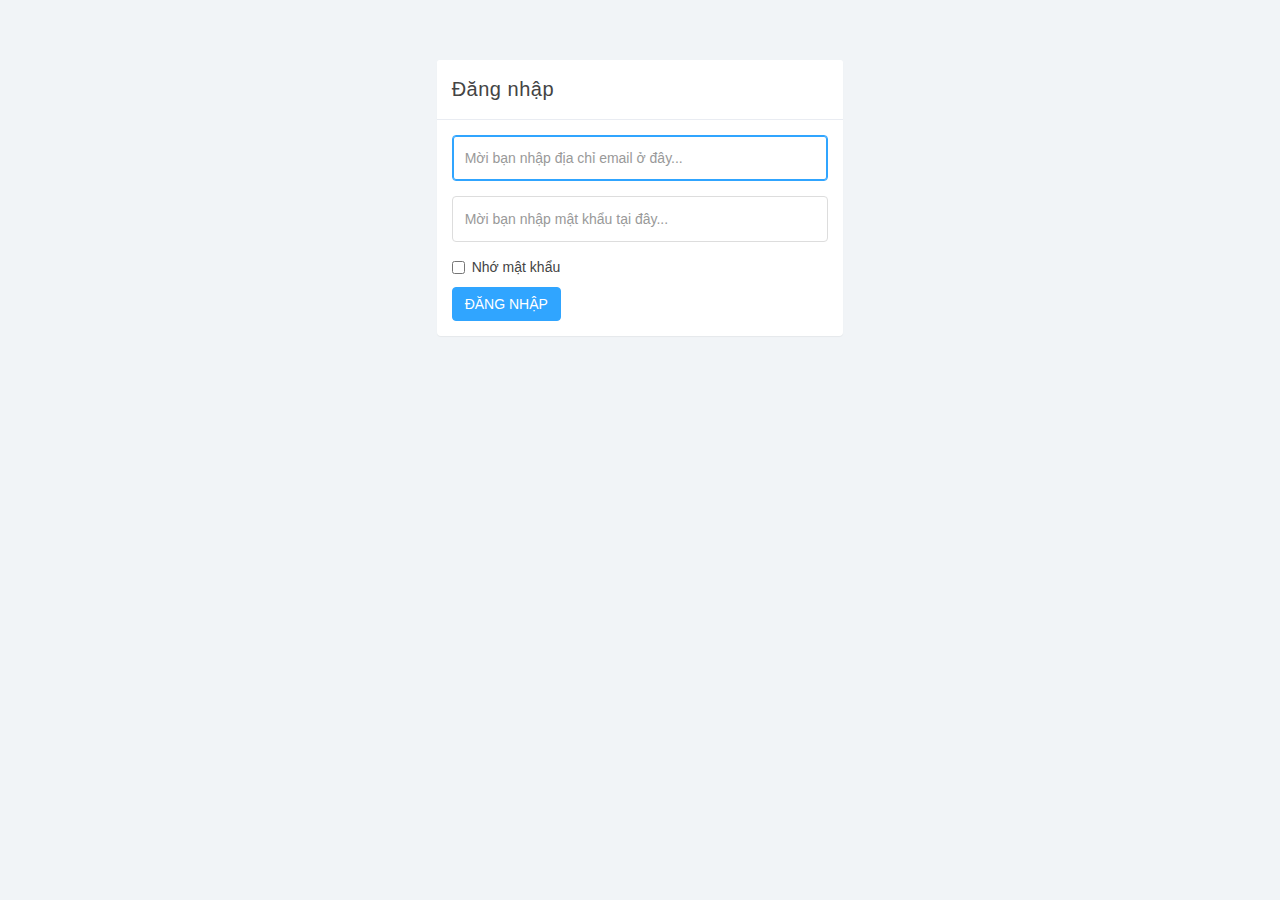
<file: login.html>
<!DOCTYPE html>
<html>
<head>
	<meta charset="utf-8">
	<meta name="viewport" content="width=device-width, initial-scale=1">
	<title>TNT - Đăng nhập</title>
	<link href="css/bootstrap.min.css" rel="stylesheet">
	<link href="css/datepicker3.css" rel="stylesheet">
	<link href="css/styles.css" rel="stylesheet">
	<!--[if lt IE 9]>
	<script src="js/html5shiv.js"></script>
	<script src="js/respond.min.js"></script>
	<![endif]-->
</head>
<body>
	<div class="row">
		<div class="col-xs-10 col-xs-offset-1 col-sm-8 col-sm-offset-2 col-md-4 col-md-offset-4">
			<div class="login-panel panel panel-default">
				<div class="panel-heading">Đăng nhập</div>
				<div class="panel-body">
					<form role="form">
						<fieldset>
							<div class="form-group">
								<input class="form-control" placeholder="Mời bạn nhập địa chỉ email ở đây..." name="email" type="email" autofocus="">
							</div>
							<div class="form-group">
								<input class="form-control" placeholder="Mời bạn nhập mật khẩu tại đây..." name="password" type="password" value="">
							</div>
							<div class="checkbox">
								<label>
									<input name="remember" type="checkbox" value="Remember Me">Nhớ mật khẩu
								</label>
							</div>
							<a href="index.html" class="btn btn-primary">ĐĂNG NHẬP</a></fieldset>
					</form>
				</div>
			</div>
		</div><!-- /.col-->
	</div><!-- /.row -->	
	

<script src="js/jquery-1.11.1.min.js"></script>
	<script src="js/bootstrap.min.js"></script>
</body>
</html>
</file>
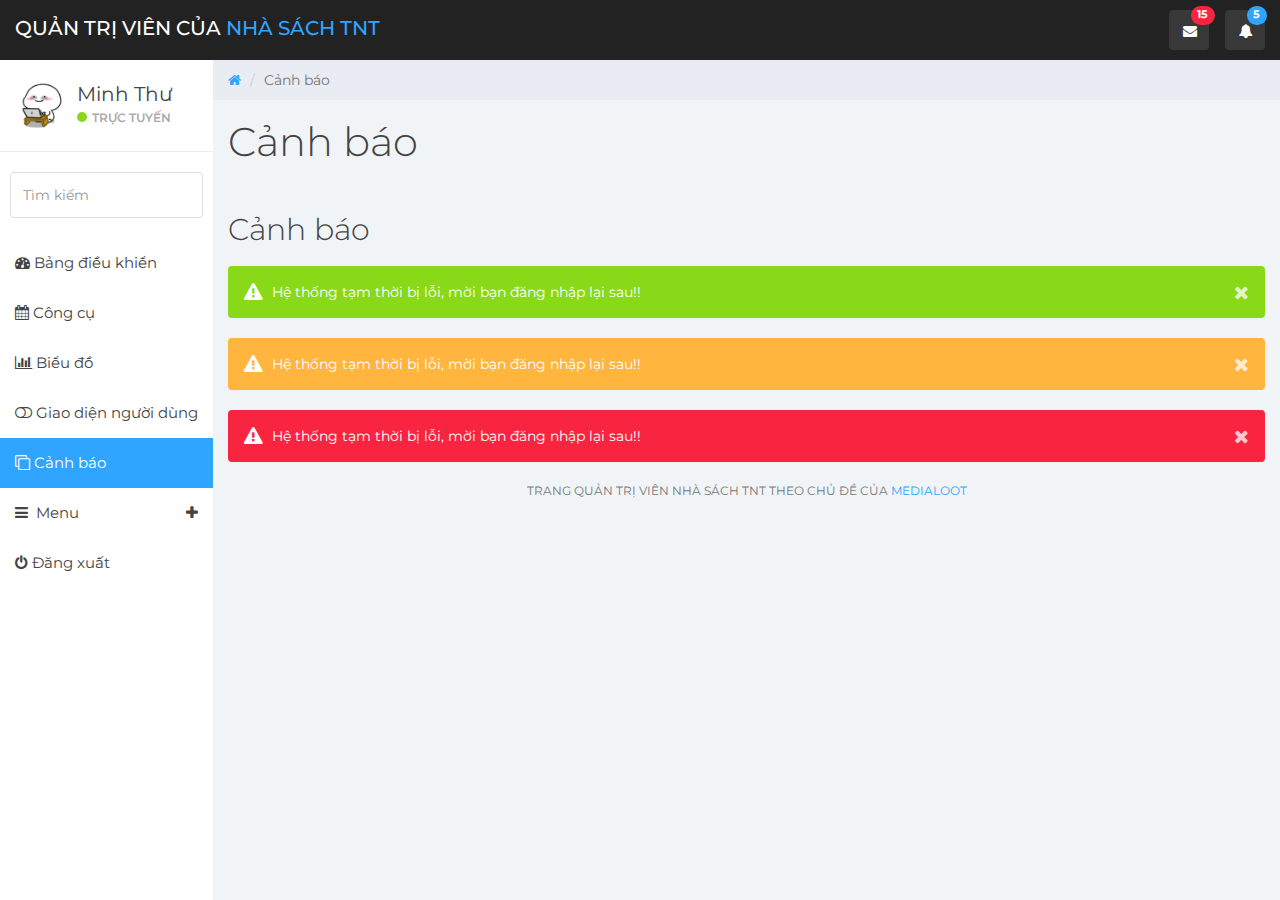
<file: panels.html>
<!DOCTYPE html>
<html>
<head>
	<meta charset="utf-8">
	<meta name="viewport" content="width=device-width, initial-scale=1">
	<title>TNT - Cảnh báo</title>
	<link href="css/bootstrap.min.css" rel="stylesheet">
	<link href="css/font-awesome.min.css" rel="stylesheet">
	<link href="css/datepicker3.css" rel="stylesheet">
	<link href="css/styles.css" rel="stylesheet">
	
	<!--Custom Font-->
	<link href="https://fonts.googleapis.com/css?family=Montserrat:300,300i,400,400i,500,500i,600,600i,700,700i" rel="stylesheet">
	<!--[if lt IE 9]>
	<script src="js/html5shiv.js"></script>
	<script src="js/respond.min.js"></script>
	<![endif]-->
</head>
<body>
	<nav class="navbar navbar-custom navbar-fixed-top" role="navigation">
		<div class="container-fluid">
			<div class="navbar-header">
				<button type="button" class="navbar-toggle collapsed" data-toggle="collapse" data-target="#sidebar-collapse"><span class="sr-only">Toggle navigation</span>
					<span class="icon-bar"></span>
					<span class="icon-bar"></span>
					<span class="icon-bar"></span></button>
				<a class="navbar-brand" href="#">QUẢN TRỊ VIÊN của <span>Nhà sách TNT</span></a>
				<ul class="nav navbar-top-links navbar-right">
					<li class="dropdown"><a class="dropdown-toggle count-info" data-toggle="dropdown" href="#">
						<em class="fa fa-envelope"></em><span class="label label-danger">15</span>
					</a>
						<ul class="dropdown-menu dropdown-messages">
							<li>
								<div class="dropdown-messages-box"><a href="profile.html" class="pull-left">
									<img alt="image" class="img-circle" src="ANHTHU.jpg">
									</a>
									<div class="message-body"><small class="pull-right">1 ngày trước</small>
										<a href="#"><strong>Anh Thư</strong> bình luận về <strong>ảnh của bạn</strong>.</a>
									<br /><small class="text-muted">10:24 - 16/12/2021</small></div>
								</div>
							</li>
							<li class="divider"></li>
							<li>
								<div class="dropdown-messages-box"><a href="profile.html" class="pull-left">
									<img alt="image" class="img-circle" src="BICHNHI.jpg">
									</a>
									<div class="message-body"><small class="pull-right">1 giờ trước</small>
										<a href="#">Một tin nhắn mới từ <strong>Bích Nhi</strong>.</a>
									<br /><small class="text-muted">08:30 pm - 16/12/2021</small></div>
								</div>
							</li>
							<li class="divider"></li>
							<li>
								<div class="all-button"><a href="#">
									<em class="fa fa-inbox"></em> <strong>Tất cả tin nhắn</strong>
								</a></div>
							</li>
						</ul>
					</li>
					<li class="dropdown"><a class="dropdown-toggle count-info" data-toggle="dropdown" href="#">
						<em class="fa fa-bell"></em><span class="label label-info">5</span>
					</a>
						<ul class="dropdown-menu dropdown-alerts">
							<li><a href="#">
								<div><em class="fa fa-envelope"></em> 1 tin nhắn mới
									<span class="pull-right text-muted small">18 phút trước</span></div>
							</a></li>
							<li class="divider"></li>
							<li><a href="#">
								<div><em class="fa fa-heart"></em> 12 lượt thích mới
									<span class="pull-right text-muted small">12 phút trước</span></div>
							</a></li>
							<li class="divider"></li>
							<li><a href="#">
								<div><em class="fa fa-user"></em> 5 lượt theo dõi mới
									<span class="pull-right text-muted small">2 phút trước</span></div>
							</a></li>
						</ul>
					</li>
				</ul>
			</div>
		</div><!-- /.container-fluid -->
	</nav>
	<div id="sidebar-collapse" class="col-sm-3 col-lg-2 sidebar">
		<div class="profile-sidebar">
			<div class="profile-userpic">
				<img src="MTK.jpg" class="img-responsive" alt="">
			</div>
			<div class="profile-usertitle">
				<div class="profile-usertitle-name">Minh Thư</div>
				<div class="profile-usertitle-status"><span class="indicator label-success"></span>Trực tuyến</div>
			</div>
			<div class="clear"></div>
		</div>
		<div class="divider"></div>
		<form role="search">
			<div class="form-group">
				<input type="text" class="form-control" placeholder="Tìm kiếm">
			</div>
		</form>
		<ul class="nav menu">
			<li><a href="index.html"><em class="fa fa-dashboard">&nbsp;</em>Bảng điều khiển</a></li>
			<li><a href="widgets.html"><em class="fa fa-calendar">&nbsp;</em>Công cụ</a></li>
			<li><a href="charts.html"><em class="fa fa-bar-chart">&nbsp;</em>Biểu đồ</a></li>
			<li><a href="elements.html"><em class="fa fa-toggle-off">&nbsp;</em>Giao diện người dùng</a></li>
			<li class="active"><a href="panels.html"><em class="fa fa-clone">&nbsp;</em>Cảnh báo</a></li>
			<li class="parent "><a data-toggle="collapse" href="#sub-item-1">
				<em class="fa fa-navicon">&nbsp;</em> Menu <span data-toggle="collapse" href="#sub-item-1" class="icon pull-right"><em class="fa fa-plus"></em></span>
				</a>
				<ul class="children collapse" id="sub-item-1">
					<li><a class="" href="#">
						<span class="fa fa-arrow-right">&nbsp;</span>Trang chủ
					</a></li>
					<li><a class="" href="#">
						<span class="fa fa-arrow-right">&nbsp;</span>Danh mục sách
					</a></li>
					<li><a class="" href="#">
						<span class="fa fa-arrow-right">&nbsp;</span>Văn phòng phẩm
					</a></li>
					<li><a class="" href="#">
						<span class="fa fa-arrow-right">&nbsp;</span>Phiên chợ cũ
					</a></li>
					<li><a class="" href="#">
						<span class="fa fa-arrow-right">&nbsp;</span>Bách hóa Online
					</a></li>
				</ul>
			</li>
			<li><a href="login.html"><em class="fa fa-power-off">&nbsp;</em>Đăng xuất</a></li>
		</ul>
	</div><!--/.sidebar--
		</ul>
	</div><!--/.sidebar-->
		
	<div class="col-sm-9 col-sm-offset-3 col-lg-10 col-lg-offset-2 main">
		<div class="row">
			<ol class="breadcrumb">
				<li><a href="#">
					<em class="fa fa-home"></em>
				</a></li>
				<li class="active">Cảnh báo</li>
			</ol>
		</div><!--/.row-->
		
		<div class="row">
			<div class="col-lg-12">
				<h1 class="page-header">Cảnh báo</h1>
			</div>
		</div><!--/.row-->
				
		
		<div class="row">
			<div class="col-lg-12">
				<h2>Cảnh báo</h2>
				<div class="alert bg-success" role="alert"><em class="fa fa-lg fa-warning">&nbsp;</em> Hệ thống tạm thời bị lỗi, mời bạn đăng nhập lại sau!! <a href="#" class="pull-right"><em class="fa fa-lg fa-close"></em></a></div>
				<div class="alert bg-warning" role="alert"><em class="fa fa-lg fa-warning">&nbsp;</em> Hệ thống tạm thời bị lỗi, mời bạn đăng nhập lại sau!! <a href="#" class="pull-right"><em class="fa fa-lg fa-close"></em></a></div>
				<div class="alert bg-danger" role="alert"><em class="fa fa-lg fa-warning">&nbsp;</em> Hệ thống tạm thời bị lỗi, mời bạn đăng nhập lại sau!! <a href="#" class="pull-right"><em class="fa fa-lg fa-close"></em></a></div>
			</div>
		</div><!--/.row-->		
		
		

			<div class="col-sm-12">
				<p class="back-link">Trang quản trị viên nhà sách TNT theo chủ đề của <a href="https://www.medialoot.com">Medialoot</a></p>
			</div>
		</div><!--/.row-->
	</div><!--/.main-->
	
		<script src="js/jquery-1.11.1.min.js"></script>
	<script src="js/bootstrap.min.js"></script>
	<script src="js/chart.min.js"></script>
	<script src="js/chart-data.js"></script>
	<script src="js/easypiechart.js"></script>
	<script src="js/easypiechart-data.js"></script>
	<script src="js/bootstrap-datepicker.js"></script>
	<script src="js/custom.js"></script>
	
</body>
</html>
</file>
<file: css/styles.css>
body {
  background: #f1f4f7;
  padding-top: 60px;
  font-size: 14px;
  color: #444444;
  font-family: "Montserrat", "Helvetica Neue", Helvetica, Arial, sans-serif; }
.img-circle {
    border-radius: 50%;
    height: 60px;
}
p {
  color: #777; }

a, a:hover, a:focus {
  color: #30a5ff; }

h1, h2, h3, h4, h5, h6 {
  color: #444444; }

h1 {
  font-weight: 300;
  font-size: 40px; }

h2 {
  font-weight: 300;
  margin-bottom: 20px; }

h3, h4 {
  font-weight: 300; }

.large {
  font-size: 2em; }

.text-muted {
  color: #c5c7cc; }

.color-gray {
  color: #444444; }

.color-blue {
  color: #30a5ff; }

.color-teal {
  color: #1ebfae; }

.color-orange {
  color: #ffb53e; }

.color-red {
  color: #f9243f; }

.no-padding {
  padding: 0;
  margin: 0; }

.fa-xl {
  font-size: 2em; }

input.form-control {
  border: 1px solid #ddd;
  box-shadow: none;
  height: 46px; }

.bootstrap-table input.form-control {
  height: 34px; }

.input-group-btn .btn {
  height: 46px; }

.form-control:focus {
  border: 1px solid #30a5ff;
  outline: 0;
  box-shadow: inset 0px 0px 0px 1px #30a5ff; }

.has-success .form-control, .has-success .form-control:focus {
  border: 1px solid #8ad919; }

.has-warning .form-control, .has-warning .form-control:focus {
  border: 1px solid #ffb53e; }

.has-error .form-control, .has-error .form-control:focus {
  border: 1px solid #f9243f; }

.navbar-custom {
  background: #222;
  height: 60px; }

.navbar-header .navbar-brand {
  color: #fff;
  font-size: 20px;
  text-transform: uppercase;
  font-weight: 500;
  height: 60px;
  padding-top: 18px; }

.navbar-header .navbar-brand span {
  color: #30a5ff; }

.navbar-toggle {
  background: rgba(255, 255, 255, 0.1);
  padding: 12px;
  margin-top: 10px; }

.navbar-toggle:hover {
  background: rgba(255, 255, 255, 0.05); }

.icon-bar {
  background: #fff; }

.dropdown {
  background: rgba(255, 255, 255, 0.1);
  float: left;
  margin: 10px 8px;
  padding: 0px;
  border-radius: 4px; }

.dropdown a.dropdown-toggle {
  color: #fff;
  height: 40px;
  width: 40px;
  padding-top: 11px;
  padding-left: 9px; }

.dropdown:hover {
  color: #fff;
  background: rgba(255, 255, 255, 0.2); }

.dropdown .label {
  top: -4px;
  left: 22px;
  padding-top: 4px;
  padding-bottom: 4px;
  position: absolute;
  border-radius: 9999px; }

.navbar-top-links li:last-child {
  margin-right: 15px; }

.nav > li > a:hover, .nav > li > a:focus, .nav .open > a, .nav .open > a:hover, .nav .open > a:focus {
  text-decoration: none;
  background-color: rgba(255, 255, 255, 0.2);
  background: none; }

.dropdown-messages {
  border: 1px solid #fff;
  width: 360px;
  background: rgba(255, 255, 255, 0.9);
  color: #444;
  font-size: 0.9em; }

.dropdown-messages img {
  margin: 5px 10px;
  float: left; }

.dropdown-messages .message-body {
  margin: 5px;
  float: left;
  width: 280px; }

.dropdown small {
  color: #999; }

.dropdown em {
  margin: 0 5px; }

.dropdown-menu > li > a {
  padding: 5px 10px; }

.dropdown-menu li .message-body a {
  color: #444; }

.dropdown-menu li a:hover {
  color: #30a5ff;
  text-decoration: none;
  background: none; }

.divider, .clear {
  clear: both; }

.dropdown-alerts {
  border: 1px solid #fff;
  width: 260px;
  background: rgba(255, 255, 255, 0.9);
  color: #444;
  font-size: 0.9em; }

.all-button a {
  text-align: center;
  color: #444;
  font-size: 12px;
  text-transform: uppercase;
  display: block; }

a.btn:hover, button:hover {
  opacity: 0.8; }

a.btn:active, button:active {
  box-shadow: inset 0px 0px 500px rgba(0, 0, 0, 0.1);
  opacity: 1; }

.btn-default, .btn-default:hover, .btn-default:focus, .btn-default:active, .btn-default.active, .open > .dropdown-toggle.btn-default, .btn-default.disabled, .btn-default[disabled], fieldset[disabled] .btn-default, .btn-default.disabled:hover, .btn-default[disabled]:hover, fieldset[disabled] .btn-default:hover, .btn-default.disabled:focus, .btn-default[disabled]:focus, fieldset[disabled] .btn-default:focus, .btn-default.disabled:active, .btn-default[disabled]:active, fieldset[disabled] .btn-default:active, .btn-default.disabled.active, .btn-default[disabled].active, fieldset[disabled] .btn-default.active {
  background-color: #e9ecf2;
  border-color: #e9ecf2;
  color: #1b3548; }

.btn-primary, .btn-primary:hover, .btn-primary:focus, .btn-primary:active, .btn-primary.active, .open > .dropdown-toggle.btn-primary, .btn-primary.disabled, .btn-primary[disabled], fieldset[disabled] .btn-primary, .btn-primary.disabled:hover, .btn-primary[disabled]:hover, fieldset[disabled] .btn-primary:hover, .btn-primary.disabled:focus, .btn-primary[disabled]:focus, fieldset[disabled] .btn-primary:focus, .btn-primary.disabled:active, .btn-primary[disabled]:active, fieldset[disabled] .btn-primary:active, .btn-primary.disabled.active, .btn-primary[disabled].active, fieldset[disabled] .btn-primary.active {
  background-color: #30a5ff;
  border-color: #30a5ff; }

.btn-success, .btn-success:hover, .btn-success:focus, .btn-success:active, .btn-success.active, .open > .dropdown-toggle.btn-success, .btn-success.disabled, .btn-success[disabled], fieldset[disabled] .btn-success, .btn-success.disabled:hover, .btn-success[disabled]:hover, fieldset[disabled] .btn-success:hover, .btn-success.disabled:focus, .btn-success[disabled]:focus, fieldset[disabled] .btn-success:focus, .btn-success.disabled:active, .btn-success[disabled]:active, fieldset[disabled] .btn-success:active, .btn-success.disabled.active, .btn-success[disabled].active, fieldset[disabled] .btn-success.active {
  background-color: #8ad919;
  border-color: #8ad919; }

.btn-warning, .btn-warning:hover, .btn-warning:focus, .btn-warning:active, .btn-warning.active, .open > .dropdown-toggle.btn-warning, .btn-warning.disabled, .btn-warning[disabled], fieldset[disabled] .btn-warning, .btn-warning.disabled:hover, .btn-warning[disabled]:hover, fieldset[disabled] .btn-warning:hover, .btn-warning.disabled:focus, .btn-warning[disabled]:focus, fieldset[disabled] .btn-warning:focus, .btn-warning.disabled:active, .btn-warning[disabled]:active, fieldset[disabled] .btn-warning:active, .btn-warning.disabled.active, .btn-warning[disabled].active, fieldset[disabled] .btn-warning.active {
  background-color: #ffb53e;
  border-color: #ffb53e; }

.btn-danger, .btn-danger:hover, .btn-danger:focus, .btn-danger:active, .btn-danger.active, .open > .dropdown-toggle.btn-danger, .btn-danger.disabled, .btn-danger[disabled], fieldset[disabled] .btn-danger, .btn-danger.disabled:hover, .btn-danger[disabled]:hover, fieldset[disabled] .btn-danger:hover, .btn-danger.disabled:focus, .btn-danger[disabled]:focus, fieldset[disabled] .btn-danger:focus, .btn-danger.disabled:active, .btn-danger[disabled]:active, fieldset[disabled] .btn-danger:active, .btn-danger.disabled.active, .btn-danger[disabled].active, fieldset[disabled] .btn-danger.active {
  background-color: #f9243f;
  border-color: #f9243f; }

.btn-link, .page-link, .text-primary {
  color: #30a5ff !important; }

.btn-link:focus, .btn-link:hover, .page-link:focus, .page-link:hover, a.text-primary:focus, a.text-primary:hover {
  color: #50b3ff !important; }

.bg-primary {
  color: #1b3548;
  background-color: #e9ecf2; }

a.bg-primary:hover {
  background-color: #e9ecf2; }

.bg-success, .bg-green {
  color: #fff;
  background-color: #8ad919; }

a.bg-success:hover, a.bg-green:hover {
  background-color: #8ad919; }

.bg-success a, .bg-green a {
  color: rgba(255, 255, 255, 0.75); }

.bg-teal {
  color: #fff;
  background-color: #1ebfae; }

a.bg-teal:hover {
  background-color: #1ebfae; }

.bg-teal a {
  color: rgba(255, 255, 255, 0.75); }

.bg-info, .bg-blue {
  color: #fff;
  background-color: #30a5ff; }

a.bg-info:hover, a.bg-blue:hover {
  background-color: #30a5ff; }

.bg-info a, .bg-blue a {
  color: rgba(255, 255, 255, 0.75); }

.bg-warning, .bg-orange {
  color: #fff;
  background-color: #ffb53e; }

a.bg-warning:hover, a.bg-orange:hover {
  background-color: #ffb53e; }

.bg-warning a, .bg-orange a {
  color: rgba(255, 255, 255, 0.75); }

.bg-danger, .bg-red {
  color: #fff;
  background-color: #f9243f; }

a.bg-danger:hover, a.bg-red:hover {
  background-color: #f9243f; }

.bg-danger a, .bg-red a {
  color: rgba(255, 255, 255, 0.75); }

a.label:hover, a.label:focus {
  color: #fff;
  text-decoration: none;
  cursor: pointer; }

.label:empty {
  display: none; }

.btn .label {
  position: relative;
  top: -1px; }

.label-default {
  background-color: #777; }

.label-default[href]:hover, .label-default[href]:focus {
  background-color: #5e5e5e; }

.label-primary {
  color: #1b3548;
  background-color: #e9ecf2; }

.label-primary[href]:hover, .label-primary[href]:focus {
  background-color: #e9ecf2; }

.label-success {
  background-color: #8ad919; }

.label-success[href]:hover, .label-success[href]:focus {
  background-color: #8ad919; }

.label-info {
  background-color: #30a5ff; }

.label-info[href]:hover, .label-info[href]:focus {
  background-color: #30a5ff; }

.label-warning {
  background-color: #ffb53e; }

.label-warning[href]:hover, .label-warning[href]:focus {
  background-color: #ec971f; }

.label-danger {
  background-color: #f9243f; }

.label-danger[href]:hover, .label-danger[href]:focus {
  background-color: #f9243f; }

.panel {
  border: 0; }

.panel-container {
  padding-top: 20px; }

.panel-heading .fa-toggle-up, .panel-heading .fa-toggle-down {
  font-size: 17px; }

.panel-primary > .panel-heading {
  background-color: #30a5ff;
  color: #fff;
  border: none; }

.panel-success > .panel-heading {
  background-color: #8ad919;
  color: #fff;
  border: none; }

.panel-info > .panel-heading {
  background-color: #30a5ff;
  color: #fff;
  border: none; }

.panel-warning > .panel-heading {
  background-color: #ffb53e;
  color: #fff;
  border: none; }

.panel-danger > .panel-heading {
  background-color: #f9243f;
  color: #fff;
  border: none; }

.panel-primary .panel-settings, .panel-primary .panel-toggle, .panel-success .panel-settings, .panel-success .panel-toggle, .panel-info .panel-settings, .panel-info .panel-toggle, .panel-warning .panel-settings, .panel-warning .panel-toggle, .panel-danger .panel-settings, .panel-danger .panel-toggle {
  border: none;
  color: #fff;
  background-color: rgba(255, 255, 255, 0.2); }

.panel-primary .panel-settings:hover, .panel-primary .panel-toggle:hover, .panel-success .panel-settings:hover, .panel-success .panel-toggle:hover, .panel-info .panel-settings:hover, .panel-info .panel-toggle:hover, .panel-warning .panel-settings:hover, .panel-warning .panel-toggle:hover, .panel-danger .panel-settings:hover, .panel-danger .panel-toggle:hover {
  border: none;
  color: #fff;
  background-color: rgba(255, 255, 255, 0.4); }

.panel-blue {
  background: #30a5ff;
  color: #fff; }

.panel-teal {
  background: #1ebfae;
  color: #fff; }

.panel-orange {
  background: #ffb53e;
  color: #fff; }

.panel-red {
  background: #f9243f;
  color: #fff; }

.dark-overlay {
  background: rgba(0, 0, 0, 0.05); }

.panel-blue p, .panel-teal p, .panel-orange p, .panel-red p {
  color: rgba(255, 255, 255, 0.75); }

.panel-heading {
  font-size: 20px;
  font-weight: 300;
  letter-spacing: 0.025em;
  height: 60px;
  line-height: 38px; }

.panel-default .panel-heading {
  background: #fff;
  border-bottom: 1px solid #e9ecf2;
  color: #444444; }

.panel-footer {
  background: #fff;
  border-top: 1px solid #e9ecf2; }

.panel-widget {
  padding: 10px 0;
  position: relative;
  box-shadow: none;
  border-radius: 0;
  background: none;
  text-align: center;
  color: #333; }

.panel-widget .panel-footer {
  border: 0;
  text-align: center; }

.panel-footer .input-group {
  padding: 0px;
  margin: 0 -5px; }

.panel-footer .input-group-btn:last-child > .btn, .panel-footer .input-group-btn:last-child > .btn-group {
  margin: 0; }

.panel-widget .panel-footer a {
  color: #999; }

.panel-widget .panel-footer a:hover {
  color: #666;
  text-decoration: none; }

.panel-widget .text-muted {
  margin-top: -6px;
  text-transform: uppercase;
  font-weight: bold;
  font-size: 0.8em; }

.panel-widget .large {
  color: #373b45;
  font-size: 3em; }

.panel-settings {
  list-style: none;
  padding: 0;
  margin: 0; }

.panel-settings .dropdown a.dropdown-toggle, .panel-settings a {
  padding: 0;
  background: none;
  color: #7c7c7c; }

.panel-settings a, .panel-toggle {
  width: 40px;
  padding: 2px 0 0 0; }

.panel-settings:hover, .panel-toggle:hover, .panel-settings .dropdown a.dropdown-toggle:hover, .panel-settings:active, .panel-toggle:active, .panel-settings .dropdown a.dropdown-toggle:active, .panel-settings:focus, .panel-toggle:focus, .panel-settings .dropdown a.dropdown-toggle:focus {
  background: #f1f4f7;
  color: #444444; }

.panel-settings, .panel-toggle {
  display: inline-block;
  margin: -1px -5px 0 15px !important;
  border-radius: 4px;
  text-align: center;
  border: 1px solid #e9ecf2;
  color: #7c7c7c;
  background: #fff;
  width: 42px; }

.panel-settings {
  width: 42px;
  border-top-right-radius: 4px;
  border-bottom-right-radius: 4px; }

.panel-settings li.dropdown {
  margin: 0;
  padding: 0; }

.dropdown-settings {
  border: 1px solid #fff;
  width: 220px;
  font-size: 0.9em;
  padding: 0; }

.dropdown-settings li {
  list-style: none;
  padding: 0 10px;
  width: 220px;
  height: 26px;
  line-height: 26px; }

.dropdown-settings .divider {
  margin: 7px 0; }

.dropdown-settings li a {
  padding: 0;
  margin: 0;
  display: inline-block;
  width: 100%;
  color: #444444; }

.clickable {
  cursor: pointer; }

.panel-heading span {
  margin: 0px;
  font-size: 14px; }

.panel-button-tab-right {
  margin-left: 4px !important;
  border-top-left-radius: 0;
  border-bottom-left-radius: 0; }

.panel-button-tab-left {
  border-top-right-radius: 0;
  border-bottom-right-radius: 0; }

.border-top {
  border-top: 1px solid #dadbda; }

.border-right {
  border-right: 1px solid #dadbda; }

.border-bottom {
  border-bottom: 1px solid #dadbda; }

.border-left {
  border-left: 1px solid #dadbda; }

.panel .border-top, .panel .border-right, .panel .border-bottom, .panel .border-left {
  border-color: #e9ecf2; }

.article {
  padding: 10px 0; }

.article:first-child {
  padding: 0 0 10px 0; }

.article h4 {
  margin-bottom: 10px; }

.article .date {
  text-align: center;
  margin: 5px auto;
  display: block; }

.article .date .text-muted {
  margin-top: -5px; }

.timeline {
  list-style: none;
  padding: 20px 0 20px;
  position: relative; }

.timeline:before {
  top: 0;
  bottom: 0;
  position: absolute;
  content: " ";
  width: 2px;
  background-color: #e9ecf2;
  left: 25px;
  margin-right: -1.5px; }

.timeline > li {
  margin-bottom: 20px;
  position: relative; }

.timeline > li:before, .timeline > li:after {
  content: " ";
  display: table; }

.timeline > li:after {
  clear: both; }

.timeline > li > .timeline-panel {
  width: calc( 100% - 65px );
  float: right;
  border: 1px solid #edeeed;
  border-radius: 2px;
  padding: 10px 20px;
  position: relative;
  box-shadow: none; }

.timeline > li > .timeline-panel:before {
  position: absolute;
  top: 26px;
  left: -11px;
  display: inline-block;
  border-top: 11px solid transparent;
  border-right: 11px solid #edeeed;
  border-left: 0 solid #edeeed;
  border-bottom: 11px solid transparent;
  content: " "; }

.timeline > li > .timeline-panel:after {
  position: absolute;
  top: 27px;
  left: -10px;
  display: inline-block;
  border-top: 10px solid transparent;
  border-right: 10px solid #fff;
  border-left: 0 solid #fff;
  border-bottom: 10px solid transparent;
  content: " "; }

.timeline > li > .timeline-badge {
  color: #fff;
  width: 46px;
  height: 46px;
  line-height: 51px;
  font-size: 1.4em;
  text-align: center;
  position: absolute;
  top: 16px;
  left: 0px;
  margin-right: -25px;
  background-color: #999999;
  z-index: 100;
  border-radius: 9999px; }

.timeline-badge.primary {
  background-color: #30a5ff !important; }

.timeline-badge.success {
  background-color: #8ad919 !important; }

.timeline-badge.warning {
  background-color: #ffb53e !important; }

.timeline-badge.danger {
  background-color: #f9243f !important; }

.timeline-badge.info {
  background-color: #30a5ff !important; }

.progress {
  height: 12px;
  margin-bottom: 20px;
  overflow: hidden;
  background-color: #f2f3f2;
  border-radius: 4px;
  -webkit-box-shadow: inset 0 1px 2px rgba(0, 0, 0, 0.1);
  box-shadow: inset 0 1px 2px rgba(0, 0, 0, 0.1); }

.progress-bar {
  float: left;
  width: 0;
  height: 100%;
  font-size: 12px;
  line-height: 20px;
  color: #fff;
  text-align: center;
  background-color: #30a5ff;
  box-shadow: inset 0 -1px 0 rgba(0, 0, 0, 0.1);
  -webkit-transition: width .6s ease;
  transition: width .6s ease; }

.progress-bar-success {
  background-color: #8ad919;
  background-image: none; }

.progress-bar-info, .progress-bar-blue {
  background-color: #30a5ff;
  background-image: none; }

.progress-bar-warning, .progress-bar-orange {
  background-color: #ffb53e;
  background-image: none; }

.progress-bar-danger, .progress-bar-red {
  background-color: #f9243f;
  background-image: none; }

.progress-bar-teal {
  background-color: #1ebfae;
  background-image: none; }

.jumbotron {
  background: #fff;
  border-bottom: 1px solid #e9ecf2;
  color: #444444; }

.panel .tabs {
  margin: 0;
  padding: 0; }

.nav-tabs {
  background: #f2f3f2;
  border: 0; }

.nav-tabs li a:hover {
  background: #fff; }

.nav-tabs li a, .nav-tabs li a:hover, .nav-tabs li.active a, .nav-tabs li.active a:hover {
  border: 0;
  padding: 15px 20px; }

.nav-tabs li.active a {
  color: #30a5ff; }

.nav-tabs li a {
  color: #999; }

.nav-pills {
  padding: 15px;
  padding-bottom: 0; }

.nav-pills li a, .nav-pills li a:hover, .nav-pills li.active a, .nav-pills li.active a:hover {
  border: 0;
  padding: 7px 15px; }

.nav-pills li.active a, .nav-pills li.active a:hover {
  background: #30a5ff; }

.tab-content {
  padding: 15px; }

.navbar {
  border: 0; }

.navbar input {
  border: 0;
  background: #444;
  color: #fff; }

.navbar input:focus {
  color: #fff;
  background: #555;
  border: 1px solid #30a5ff;
  outline: 0;
  box-shadow: inset 0px 0px 0px 1px #30a5ff; }

.user-menu {
  display: inline-block;
  margin-top: 14px;
  margin-right: 10px;
  float: right;
  list-style: none;
  padding: 0; }

.user-menu a {
  color: #fff; }

.user-menu a:hover, .user-menu a:focus {
  text-decoration: none; }

.sidebar {
  display: block;
  padding: 0;
  display: none;
  box-shadow: none;
  background: #fff; }

.sidebar ul {
  margin: 20px 0px; }

.sidebar form {
  padding: 10px 0 0 0;
  margin: 10px 10px 20px 10px; }

@media (min-width: 768px) {
  .sidebar {
    display: block;
    position: fixed;
    top: 60px;
    bottom: 0;
    left: 0;
    z-index: 1000;
    display: block;
    margin: 0;
    padding: 0;
    overflow-x: hidden;
    overflow-y: auto; }

  .navbar-header {
    width: 100%; } }
.sidebar ul.nav a:hover, .sidebar ul.nav li.parent ul li a:hover {
  text-decoration: none;
  background-color: #30a5ff;
  color: #fff; }

.sidebar ul.nav .active a, .sidebar ul.nav li.parent a.active, .sidebar ul.nav .active > a:hover, .sidebar ul.nav li.parent a.active:hover, .sidebar ul.nav .active > a:focus, .sidebar ul.nav li.parent a.active:focus {
  color: #fff;
  background-color: #30a5ff; }

.sidebar ul.nav ul, .sidebar ul.nav ul li {
  list-style: none;
  list-style-type: none; }

.sidebar ul.nav li a {
  height: 50px;
  font-size: 15px;
  line-height: 2em;
  color: #444444; }

.sidebar ul.nav ul.children {
  width: auto;
  padding: 0;
  margin: 0;
  background: #f9f9f9; }

.sidebar ul.nav ul.children li a {
  height: 40px;
  background: #f1f4f7;
  color: #444444; }

.sidebar ul.nav li.current a {
  background-color: #30a5ff;
  color: #fff !important; }

.sidebar ul.nav li.parent ul li a {
  border: none;
  display: block;
  padding-left: 30px;
  line-height: 40px;
  border-radius: 0; }

.sidebar ul.nav li.divider {
  border-bottom: 1px solid rgba(255, 255, 255, 0.1);
  margin: 0px 0; }

.profile-sidebar {
  padding: 10px 0;
  border-bottom: 1px solid #e9ecf2; }

.indicator {
  width: 10px;
  height: 10px;
  display: inline-block;
  border-radius: 9999px;
  margin-right: 5px; }

.profile-userpic img {
  float: left;
  margin: 10px 0px 0px 15px;
  width: 50px;
  height: 50px;
  border-radius: 9999px !important; }

.profile-usertitle {
  float: left;
  text-align: left;
  margin: 10px 0 0 12px; }

.profile-usertitle-name {
  font-size: 20px;
  margin-bottom: 0px; }

.profile-usertitle-status {
  text-transform: uppercase;
  color: #AAA;
  font-size: 12px;
  font-weight: 600;
  margin-bottom: 15px; }

.breadcrumb {
  border-radius: 0;
  padding: 10px 15px 10px 15px;
  background: #e9ecf2;
  margin: 0; }

h1.page-header {
  margin-top: 20px;
  border-bottom: 0; }

.main-chart {
  background: #fff; }

.easypiechart-panel {
  text-align: center;
  padding: 1px 0;
  margin-bottom: 20px; }

.placeholder h2 {
  margin-bottom: 0px; }

.donut {
  width: 100%; }

.easypiechart {
  position: relative;
  text-align: center;
  width: 120px;
  height: 120px;
  margin: 20px auto 10px auto; }

.easypiechart .percent {
  display: block;
  position: absolute;
  font-size: 26px;
  top: 38px;
  width: 120px; }

#easypiechart-blue .percent {
  color: #30a5ff; }

#easypiechart-teal .percent {
  color: #1ebfae; }

#easypiechart-orange .percent {
  color: #ffb53e; }

#easypiechart-red .percent {
  color: #ef4040; }

#calendar, .datepicker-inline {
  width: 100%; }

#calendar table {
  width: 100%; }

.datepicker-switch {
  font-size: 16px;
  height: 46px !important; }

.datepicker table tr td.old, .datepicker table tr td.new {
  color: #c5c7cc; }

.datepicker table tr td {
  padding: 10px !important; }

.datepicker table tr td.active, .datepicker table tr td.active:hover, .datepicker table tr td.active.disabled, .datepicker table tr td.active.disabled:hover, .datepicker table tr td.active:hover, .datepicker table tr td.active:hover:hover, .datepicker table tr td.active.disabled:hover, .datepicker table tr td.active.disabled:hover:hover, .datepicker table tr td.active:focus, .datepicker table tr td.active:hover:focus, .datepicker table tr td.active.disabled:focus, .datepicker table tr td.active.disabled:hover:focus, .datepicker table tr td.active:active, .datepicker table tr td.active:hover:active, .datepicker table tr td.active.disabled:active, .datepicker table tr td.active.disabled:hover:active, .datepicker table tr td.active.active, .datepicker table tr td.active:hover.active, .datepicker table tr td.active.disabled.active, .datepicker table tr td.active.disabled:hover.active, .open .dropdown-toggle.datepicker table tr td.active, .open .dropdown-toggle.datepicker table tr td.active:hover, .open .dropdown-toggle.datepicker table tr td.active.disabled, .open .dropdown-toggle.datepicker table tr td.active.disabled:hover {
  color: #ffffff;
  background-color: #30a5ff;
  text-shadow: none;
  border-color: #285e8e; }

.datepicker table tr td span:hover, .datepicker thead tr:first-child th:hover, .datepicker tfoot tr th:hover, .datepicker table tr td.day:hover, .datepicker table tr td.day.focused {
  background: rgba(0, 0, 0, 0.05); }

.todo-list {
  padding: 0;
  margin: -15px;
  background: #fff;
  color: #444444; }

.todo-list .checkbox input[type=checkbox] {
  margin: 0; }

.todo-list .checkbox {
  display: inline-block;
  margin: 0px; }

.panel-body input[type=checkbox]:checked + label {
  text-decoration: line-through;
  color: #777; }

.todo-list-item {
  list-style: none;
  line-height: 0.9;
  padding: 14px 15px 8px 15px; }

.todo-list-item:hover, a.todo-list-item:focus {
  text-decoration: none;
  background-color: #f6f6f6; }

.todo-list .fa-trash {
  color: #444444; }

.todo-list .fa-trash:hover {
  color: #ef4040; }

.chat .panel-body ul {
  list-style: none;
  margin: -15px;
  padding: 15px; }

.chat .panel-body ul li {
  margin-bottom: 10px;
  padding: 15px 5px;
  border-bottom: 1px solid #e9ecf2; }

.chat ul li.left .chat-body {
  margin-left: 80px; }

.chat ul li.right .chat-body {
  margin-right: 80px; }

.chat ul li .chat-body p {
  margin: 0; }

.chat .panel-body {
  overflow-y: scroll;
  height: 300px; }

.chat-body small {
  margin-left: 5px; }

.table {
  background: #fff; }

.fixed-table-container {
  border: 1px solid #e9ecf2; }

.fixed-table-container thead th {
  background: #f7f7f8;
  border-color: #ddd;
  color: #444444;
  font-weight: 300;
  font-size: 16px; }

.fixed-table-container tbody td {
  border: 1px solid #e9ecf2; }

.fixed-table-container tbody td:last-child {
  border-right: none; }

.table > thead > tr > th {
  border-bottom: 1px solid #e6e7e8;
  vertical-align: middle;
  height: 50px; }

.fixed-table-pagination .pagination {
  margin-top: 10px;
  margin-bottom: 0px; }

.fixed-table-pagination .pagination-detail {
  margin-top: 20px; }
  
p.back-link {
  text-align: center;
  margin-bottom: 20px;
  font-size: 12px;
  text-transform: uppercase; }
</file>
<file: css/datepicker3.css>
/*!
 * Datepicker for Bootstrap
 *
 * Copyright 2012 Stefan Petre
 * Improvements by Andrew Rowls
 * Licensed under the Apache License v2.0
 * http://www.apache.org/licenses/LICENSE-2.0
 *
 */
.datepicker {
  padding: 4px;
  border-radius: 4px;
  direction: ltr;
  /*.dow {
		border-top: 1px solid #ddd !important;
	}*/
}
.datepicker-inline {
  width: 220px;
}
.datepicker.datepicker-rtl {
  direction: rtl;
}
.datepicker.datepicker-rtl table tr td span {
  float: right;
}
.datepicker-dropdown {
  top: 0;
  left: 0;
}
.datepicker-dropdown:before {
  content: '';
  display: inline-block;
  border-left: 7px solid transparent;
  border-right: 7px solid transparent;
  border-bottom: 7px solid #ccc;
  border-top: 0;
  border-bottom-color: rgba(0, 0, 0, 0.2);
  position: absolute;
}
.datepicker-dropdown:after {
  content: '';
  display: inline-block;
  border-left: 6px solid transparent;
  border-right: 6px solid transparent;
  border-bottom: 6px solid #fff;
  border-top: 0;
  position: absolute;
}
.datepicker-dropdown.datepicker-orient-left:before {
  left: 6px;
}
.datepicker-dropdown.datepicker-orient-left:after {
  left: 7px;
}
.datepicker-dropdown.datepicker-orient-right:before {
  right: 6px;
}
.datepicker-dropdown.datepicker-orient-right:after {
  right: 7px;
}
.datepicker-dropdown.datepicker-orient-top:before {
  top: -7px;
}
.datepicker-dropdown.datepicker-orient-top:after {
  top: -6px;
}
.datepicker-dropdown.datepicker-orient-bottom:before {
  bottom: -7px;
  border-bottom: 0;
  border-top: 7px solid #999;
}
.datepicker-dropdown.datepicker-orient-bottom:after {
  bottom: -6px;
  border-bottom: 0;
  border-top: 6px solid #fff;
}
.datepicker > div {
  display: none;
}
.datepicker.days div.datepicker-days {
  display: block;
}
.datepicker.months div.datepicker-months {
  display: block;
}
.datepicker.years div.datepicker-years {
  display: block;
}
.datepicker table {
  margin: 0;
  -webkit-touch-callout: none;
  -webkit-user-select: none;
  -khtml-user-select: none;
  -moz-user-select: none;
  -ms-user-select: none;
  user-select: none;
}
.datepicker table tr td,
.datepicker table tr th {
  text-align: center;
  width: 30px;
  height: 30px;
  border-radius: 4px;
  border: none;
}
.table-striped .datepicker table tr td,
.table-striped .datepicker table tr th {
  background-color: transparent;
}
.datepicker table tr td.day:hover,
.datepicker table tr td.day.focused {
  background: #eeeeee;
  cursor: pointer;
}
.datepicker table tr td.old,
.datepicker table tr td.new {
  color: #999999;
}
.datepicker table tr td.disabled,
.datepicker table tr td.disabled:hover {
  background: none;
  color: #999999;
  cursor: default;
}
.datepicker table tr td.today,
.datepicker table tr td.today:hover,
.datepicker table tr td.today.disabled,
.datepicker table tr td.today.disabled:hover {
  color: #000000;
  background-color: #ffdb99;
  border-color: #ffb733;
}
.datepicker table tr td.today:hover,
.datepicker table tr td.today:hover:hover,
.datepicker table tr td.today.disabled:hover,
.datepicker table tr td.today.disabled:hover:hover,
.datepicker table tr td.today:focus,
.datepicker table tr td.today:hover:focus,
.datepicker table tr td.today.disabled:focus,
.datepicker table tr td.today.disabled:hover:focus,
.datepicker table tr td.today:active,
.datepicker table tr td.today:hover:active,
.datepicker table tr td.today.disabled:active,
.datepicker table tr td.today.disabled:hover:active,
.datepicker table tr td.today.active,
.datepicker table tr td.today:hover.active,
.datepicker table tr td.today.disabled.active,
.datepicker table tr td.today.disabled:hover.active,
.open .dropdown-toggle.datepicker table tr td.today,
.open .dropdown-toggle.datepicker table tr td.today:hover,
.open .dropdown-toggle.datepicker table tr td.today.disabled,
.open .dropdown-toggle.datepicker table tr td.today.disabled:hover {
  color: #000000;
  background-color: #ffcd70;
  border-color: #f59e00;
}
.datepicker table tr td.today:active,
.datepicker table tr td.today:hover:active,
.datepicker table tr td.today.disabled:active,
.datepicker table tr td.today.disabled:hover:active,
.datepicker table tr td.today.active,
.datepicker table tr td.today:hover.active,
.datepicker table tr td.today.disabled.active,
.datepicker table tr td.today.disabled:hover.active,
.open .dropdown-toggle.datepicker table tr td.today,
.open .dropdown-toggle.datepicker table tr td.today:hover,
.open .dropdown-toggle.datepicker table tr td.today.disabled,
.open .dropdown-toggle.datepicker table tr td.today.disabled:hover {
  background-image: none;
}
.datepicker table tr td.today.disabled,
.datepicker table tr td.today:hover.disabled,
.datepicker table tr td.today.disabled.disabled,
.datepicker table tr td.today.disabled:hover.disabled,
.datepicker table tr td.today[disabled],
.datepicker table tr td.today:hover[disabled],
.datepicker table tr td.today.disabled[disabled],
.datepicker table tr td.today.disabled:hover[disabled],
fieldset[disabled] .datepicker table tr td.today,
fieldset[disabled] .datepicker table tr td.today:hover,
fieldset[disabled] .datepicker table tr td.today.disabled,
fieldset[disabled] .datepicker table tr td.today.disabled:hover,
.datepicker table tr td.today.disabled:hover,
.datepicker table tr td.today:hover.disabled:hover,
.datepicker table tr td.today.disabled.disabled:hover,
.datepicker table tr td.today.disabled:hover.disabled:hover,
.datepicker table tr td.today[disabled]:hover,
.datepicker table tr td.today:hover[disabled]:hover,
.datepicker table tr td.today.disabled[disabled]:hover,
.datepicker table tr td.today.disabled:hover[disabled]:hover,
fieldset[disabled] .datepicker table tr td.today:hover,
fieldset[disabled] .datepicker table tr td.today:hover:hover,
fieldset[disabled] .datepicker table tr td.today.disabled:hover,
fieldset[disabled] .datepicker table tr td.today.disabled:hover:hover,
.datepicker table tr td.today.disabled:focus,
.datepicker table tr td.today:hover.disabled:focus,
.datepicker table tr td.today.disabled.disabled:focus,
.datepicker table tr td.today.disabled:hover.disabled:focus,
.datepicker table tr td.today[disabled]:focus,
.datepicker table tr td.today:hover[disabled]:focus,
.datepicker table tr td.today.disabled[disabled]:focus,
.datepicker table tr td.today.disabled:hover[disabled]:focus,
fieldset[disabled] .datepicker table tr td.today:focus,
fieldset[disabled] .datepicker table tr td.today:hover:focus,
fieldset[disabled] .datepicker table tr td.today.disabled:focus,
fieldset[disabled] .datepicker table tr td.today.disabled:hover:focus,
.datepicker table tr td.today.disabled:active,
.datepicker table tr td.today:hover.disabled:active,
.datepicker table tr td.today.disabled.disabled:active,
.datepicker table tr td.today.disabled:hover.disabled:active,
.datepicker table tr td.today[disabled]:active,
.datepicker table tr td.today:hover[disabled]:active,
.datepicker table tr td.today.disabled[disabled]:active,
.datepicker table tr td.today.disabled:hover[disabled]:active,
fieldset[disabled] .datepicker table tr td.today:active,
fieldset[disabled] .datepicker table tr td.today:hover:active,
fieldset[disabled] .datepicker table tr td.today.disabled:active,
fieldset[disabled] .datepicker table tr td.today.disabled:hover:active,
.datepicker table tr td.today.disabled.active,
.datepicker table tr td.today:hover.disabled.active,
.datepicker table tr td.today.disabled.disabled.active,
.datepicker table tr td.today.disabled:hover.disabled.active,
.datepicker table tr td.today[disabled].active,
.datepicker table tr td.today:hover[disabled].active,
.datepicker table tr td.today.disabled[disabled].active,
.datepicker table tr td.today.disabled:hover[disabled].active,
fieldset[disabled] .datepicker table tr td.today.active,
fieldset[disabled] .datepicker table tr td.today:hover.active,
fieldset[disabled] .datepicker table tr td.today.disabled.active,
fieldset[disabled] .datepicker table tr td.today.disabled:hover.active {
  background-color: #ffdb99;
  border-color: #ffb733;
}
.datepicker table tr td.today:hover:hover {
  color: #000;
}
.datepicker table tr td.today.active:hover {
  color: #fff;
}
.datepicker table tr td.range,
.datepicker table tr td.range:hover,
.datepicker table tr td.range.disabled,
.datepicker table tr td.range.disabled:hover {
  background: #eeeeee;
  border-radius: 0;
}
.datepicker table tr td.range.today,
.datepicker table tr td.range.today:hover,
.datepicker table tr td.range.today.disabled,
.datepicker table tr td.range.today.disabled:hover {
  color: #000000;
  background-color: #f7ca77;
  border-color: #f1a417;
  border-radius: 0;
}
.datepicker table tr td.range.today:hover,
.datepicker table tr td.range.today:hover:hover,
.datepicker table tr td.range.today.disabled:hover,
.datepicker table tr td.range.today.disabled:hover:hover,
.datepicker table tr td.range.today:focus,
.datepicker table tr td.range.today:hover:focus,
.datepicker table tr td.range.today.disabled:focus,
.datepicker table tr td.range.today.disabled:hover:focus,
.datepicker table tr td.range.today:active,
.datepicker table tr td.range.today:hover:active,
.datepicker table tr td.range.today.disabled:active,
.datepicker table tr td.range.today.disabled:hover:active,
.datepicker table tr td.range.today.active,
.datepicker table tr td.range.today:hover.active,
.datepicker table tr td.range.today.disabled.active,
.datepicker table tr td.range.today.disabled:hover.active,
.open .dropdown-toggle.datepicker table tr td.range.today,
.open .dropdown-toggle.datepicker table tr td.range.today:hover,
.open .dropdown-toggle.datepicker table tr td.range.today.disabled,
.open .dropdown-toggle.datepicker table tr td.range.today.disabled:hover {
  color: #000000;
  background-color: #f4bb51;
  border-color: #bf800c;
}
.datepicker table tr td.range.today:active,
.datepicker table tr td.range.today:hover:active,
.datepicker table tr td.range.today.disabled:active,
.datepicker table tr td.range.today.disabled:hover:active,
.datepicker table tr td.range.today.active,
.datepicker table tr td.range.today:hover.active,
.datepicker table tr td.range.today.disabled.active,
.datepicker table tr td.range.today.disabled:hover.active,
.open .dropdown-toggle.datepicker table tr td.range.today,
.open .dropdown-toggle.datepicker table tr td.range.today:hover,
.open .dropdown-toggle.datepicker table tr td.range.today.disabled,
.open .dropdown-toggle.datepicker table tr td.range.today.disabled:hover {
  background-image: none;
}
.datepicker table tr td.range.today.disabled,
.datepicker table tr td.range.today:hover.disabled,
.datepicker table tr td.range.today.disabled.disabled,
.datepicker table tr td.range.today.disabled:hover.disabled,
.datepicker table tr td.range.today[disabled],
.datepicker table tr td.range.today:hover[disabled],
.datepicker table tr td.range.today.disabled[disabled],
.datepicker table tr td.range.today.disabled:hover[disabled],
fieldset[disabled] .datepicker table tr td.range.today,
fieldset[disabled] .datepicker table tr td.range.today:hover,
fieldset[disabled] .datepicker table tr td.range.today.disabled,
fieldset[disabled] .datepicker table tr td.range.today.disabled:hover,
.datepicker table tr td.range.today.disabled:hover,
.datepicker table tr td.range.today:hover.disabled:hover,
.datepicker table tr td.range.today.disabled.disabled:hover,
.datepicker table tr td.range.today.disabled:hover.disabled:hover,
.datepicker table tr td.range.today[disabled]:hover,
.datepicker table tr td.range.today:hover[disabled]:hover,
.datepicker table tr td.range.today.disabled[disabled]:hover,
.datepicker table tr td.range.today.disabled:hover[disabled]:hover,
fieldset[disabled] .datepicker table tr td.range.today:hover,
fieldset[disabled] .datepicker table tr td.range.today:hover:hover,
fieldset[disabled] .datepicker table tr td.range.today.disabled:hover,
fieldset[disabled] .datepicker table tr td.range.today.disabled:hover:hover,
.datepicker table tr td.range.today.disabled:focus,
.datepicker table tr td.range.today:hover.disabled:focus,
.datepicker table tr td.range.today.disabled.disabled:focus,
.datepicker table tr td.range.today.disabled:hover.disabled:focus,
.datepicker table tr td.range.today[disabled]:focus,
.datepicker table tr td.range.today:hover[disabled]:focus,
.datepicker table tr td.range.today.disabled[disabled]:focus,
.datepicker table tr td.range.today.disabled:hover[disabled]:focus,
fieldset[disabled] .datepicker table tr td.range.today:focus,
fieldset[disabled] .datepicker table tr td.range.today:hover:focus,
fieldset[disabled] .datepicker table tr td.range.today.disabled:focus,
fieldset[disabled] .datepicker table tr td.range.today.disabled:hover:focus,
.datepicker table tr td.range.today.disabled:active,
.datepicker table tr td.range.today:hover.disabled:active,
.datepicker table tr td.range.today.disabled.disabled:active,
.datepicker table tr td.range.today.disabled:hover.disabled:active,
.datepicker table tr td.range.today[disabled]:active,
.datepicker table tr td.range.today:hover[disabled]:active,
.datepicker table tr td.range.today.disabled[disabled]:active,
.datepicker table tr td.range.today.disabled:hover[disabled]:active,
fieldset[disabled] .datepicker table tr td.range.today:active,
fieldset[disabled] .datepicker table tr td.range.today:hover:active,
fieldset[disabled] .datepicker table tr td.range.today.disabled:active,
fieldset[disabled] .datepicker table tr td.range.today.disabled:hover:active,
.datepicker table tr td.range.today.disabled.active,
.datepicker table tr td.range.today:hover.disabled.active,
.datepicker table tr td.range.today.disabled.disabled.active,
.datepicker table tr td.range.today.disabled:hover.disabled.active,
.datepicker table tr td.range.today[disabled].active,
.datepicker table tr td.range.today:hover[disabled].active,
.datepicker table tr td.range.today.disabled[disabled].active,
.datepicker table tr td.range.today.disabled:hover[disabled].active,
fieldset[disabled] .datepicker table tr td.range.today.active,
fieldset[disabled] .datepicker table tr td.range.today:hover.active,
fieldset[disabled] .datepicker table tr td.range.today.disabled.active,
fieldset[disabled] .datepicker table tr td.range.today.disabled:hover.active {
  background-color: #f7ca77;
  border-color: #f1a417;
}
.datepicker table tr td.selected,
.datepicker table tr td.selected:hover,
.datepicker table tr td.selected.disabled,
.datepicker table tr td.selected.disabled:hover {
  color: #ffffff;
  background-color: #999999;
  border-color: #555555;
  text-shadow: 0 -1px 0 rgba(0, 0, 0, 0.25);
}
.datepicker table tr td.selected:hover,
.datepicker table tr td.selected:hover:hover,
.datepicker table tr td.selected.disabled:hover,
.datepicker table tr td.selected.disabled:hover:hover,
.datepicker table tr td.selected:focus,
.datepicker table tr td.selected:hover:focus,
.datepicker table tr td.selected.disabled:focus,
.datepicker table tr td.selected.disabled:hover:focus,
.datepicker table tr td.selected:active,
.datepicker table tr td.selected:hover:active,
.datepicker table tr td.selected.disabled:active,
.datepicker table tr td.selected.disabled:hover:active,
.datepicker table tr td.selected.active,
.datepicker table tr td.selected:hover.active,
.datepicker table tr td.selected.disabled.active,
.datepicker table tr td.selected.disabled:hover.active,
.open .dropdown-toggle.datepicker table tr td.selected,
.open .dropdown-toggle.datepicker table tr td.selected:hover,
.open .dropdown-toggle.datepicker table tr td.selected.disabled,
.open .dropdown-toggle.datepicker table tr td.selected.disabled:hover {
  color: #ffffff;
  background-color: #858585;
  border-color: #373737;
}
.datepicker table tr td.selected:active,
.datepicker table tr td.selected:hover:active,
.datepicker table tr td.selected.disabled:active,
.datepicker table tr td.selected.disabled:hover:active,
.datepicker table tr td.selected.active,
.datepicker table tr td.selected:hover.active,
.datepicker table tr td.selected.disabled.active,
.datepicker table tr td.selected.disabled:hover.active,
.open .dropdown-toggle.datepicker table tr td.selected,
.open .dropdown-toggle.datepicker table tr td.selected:hover,
.open .dropdown-toggle.datepicker table tr td.selected.disabled,
.open .dropdown-toggle.datepicker table tr td.selected.disabled:hover {
  background-image: none;
}
.datepicker table tr td.selected.disabled,
.datepicker table tr td.selected:hover.disabled,
.datepicker table tr td.selected.disabled.disabled,
.datepicker table tr td.selected.disabled:hover.disabled,
.datepicker table tr td.selected[disabled],
.datepicker table tr td.selected:hover[disabled],
.datepicker table tr td.selected.disabled[disabled],
.datepicker table tr td.selected.disabled:hover[disabled],
fieldset[disabled] .datepicker table tr td.selected,
fieldset[disabled] .datepicker table tr td.selected:hover,
fieldset[disabled] .datepicker table tr td.selected.disabled,
fieldset[disabled] .datepicker table tr td.selected.disabled:hover,
.datepicker table tr td.selected.disabled:hover,
.datepicker table tr td.selected:hover.disabled:hover,
.datepicker table tr td.selected.disabled.disabled:hover,
.datepicker table tr td.selected.disabled:hover.disabled:hover,
.datepicker table tr td.selected[disabled]:hover,
.datepicker table tr td.selected:hover[disabled]:hover,
.datepicker table tr td.selected.disabled[disabled]:hover,
.datepicker table tr td.selected.disabled:hover[disabled]:hover,
fieldset[disabled] .datepicker table tr td.selected:hover,
fieldset[disabled] .datepicker table tr td.selected:hover:hover,
fieldset[disabled] .datepicker table tr td.selected.disabled:hover,
fieldset[disabled] .datepicker table tr td.selected.disabled:hover:hover,
.datepicker table tr td.selected.disabled:focus,
.datepicker table tr td.selected:hover.disabled:focus,
.datepicker table tr td.selected.disabled.disabled:focus,
.datepicker table tr td.selected.disabled:hover.disabled:focus,
.datepicker table tr td.selected[disabled]:focus,
.datepicker table tr td.selected:hover[disabled]:focus,
.datepicker table tr td.selected.disabled[disabled]:focus,
.datepicker table tr td.selected.disabled:hover[disabled]:focus,
fieldset[disabled] .datepicker table tr td.selected:focus,
fieldset[disabled] .datepicker table tr td.selected:hover:focus,
fieldset[disabled] .datepicker table tr td.selected.disabled:focus,
fieldset[disabled] .datepicker table tr td.selected.disabled:hover:focus,
.datepicker table tr td.selected.disabled:active,
.datepicker table tr td.selected:hover.disabled:active,
.datepicker table tr td.selected.disabled.disabled:active,
.datepicker table tr td.selected.disabled:hover.disabled:active,
.datepicker table tr td.selected[disabled]:active,
.datepicker table tr td.selected:hover[disabled]:active,
.datepicker table tr td.selected.disabled[disabled]:active,
.datepicker table tr td.selected.disabled:hover[disabled]:active,
fieldset[disabled] .datepicker table tr td.selected:active,
fieldset[disabled] .datepicker table tr td.selected:hover:active,
fieldset[disabled] .datepicker table tr td.selected.disabled:active,
fieldset[disabled] .datepicker table tr td.selected.disabled:hover:active,
.datepicker table tr td.selected.disabled.active,
.datepicker table tr td.selected:hover.disabled.active,
.datepicker table tr td.selected.disabled.disabled.active,
.datepicker table tr td.selected.disabled:hover.disabled.active,
.datepicker table tr td.selected[disabled].active,
.datepicker table tr td.selected:hover[disabled].active,
.datepicker table tr td.selected.disabled[disabled].active,
.datepicker table tr td.selected.disabled:hover[disabled].active,
fieldset[disabled] .datepicker table tr td.selected.active,
fieldset[disabled] .datepicker table tr td.selected:hover.active,
fieldset[disabled] .datepicker table tr td.selected.disabled.active,
fieldset[disabled] .datepicker table tr td.selected.disabled:hover.active {
  background-color: #999999;
  border-color: #555555;
}
.datepicker table tr td.active,
.datepicker table tr td.active:hover,
.datepicker table tr td.active.disabled,
.datepicker table tr td.active.disabled:hover {
  color: #ffffff;
  background-color: #428bca;
  border-color: #357ebd;
  text-shadow: 0 -1px 0 rgba(0, 0, 0, 0.25);
}
.datepicker table tr td.active:hover,
.datepicker table tr td.active:hover:hover,
.datepicker table tr td.active.disabled:hover,
.datepicker table tr td.active.disabled:hover:hover,
.datepicker table tr td.active:focus,
.datepicker table tr td.active:hover:focus,
.datepicker table tr td.active.disabled:focus,
.datepicker table tr td.active.disabled:hover:focus,
.datepicker table tr td.active:active,
.datepicker table tr td.active:hover:active,
.datepicker table tr td.active.disabled:active,
.datepicker table tr td.active.disabled:hover:active,
.datepicker table tr td.active.active,
.datepicker table tr td.active:hover.active,
.datepicker table tr td.active.disabled.active,
.datepicker table tr td.active.disabled:hover.active,
.open .dropdown-toggle.datepicker table tr td.active,
.open .dropdown-toggle.datepicker table tr td.active:hover,
.open .dropdown-toggle.datepicker table tr td.active.disabled,
.open .dropdown-toggle.datepicker table tr td.active.disabled:hover {
  color: #ffffff;
  background-color: #3276b1;
  border-color: #285e8e;
}
.datepicker table tr td.active:active,
.datepicker table tr td.active:hover:active,
.datepicker table tr td.active.disabled:active,
.datepicker table tr td.active.disabled:hover:active,
.datepicker table tr td.active.active,
.datepicker table tr td.active:hover.active,
.datepicker table tr td.active.disabled.active,
.datepicker table tr td.active.disabled:hover.active,
.open .dropdown-toggle.datepicker table tr td.active,
.open .dropdown-toggle.datepicker table tr td.active:hover,
.open .dropdown-toggle.datepicker table tr td.active.disabled,
.open .dropdown-toggle.datepicker table tr td.active.disabled:hover {
  background-image: none;
}
.datepicker table tr td.active.disabled,
.datepicker table tr td.active:hover.disabled,
.datepicker table tr td.active.disabled.disabled,
.datepicker table tr td.active.disabled:hover.disabled,
.datepicker table tr td.active[disabled],
.datepicker table tr td.active:hover[disabled],
.datepicker table tr td.active.disabled[disabled],
.datepicker table tr td.active.disabled:hover[disabled],
fieldset[disabled] .datepicker table tr td.active,
fieldset[disabled] .datepicker table tr td.active:hover,
fieldset[disabled] .datepicker table tr td.active.disabled,
fieldset[disabled] .datepicker table tr td.active.disabled:hover,
.datepicker table tr td.active.disabled:hover,
.datepicker table tr td.active:hover.disabled:hover,
.datepicker table tr td.active.disabled.disabled:hover,
.datepicker table tr td.active.disabled:hover.disabled:hover,
.datepicker table tr td.active[disabled]:hover,
.datepicker table tr td.active:hover[disabled]:hover,
.datepicker table tr td.active.disabled[disabled]:hover,
.datepicker table tr td.active.disabled:hover[disabled]:hover,
fieldset[disabled] .datepicker table tr td.active:hover,
fieldset[disabled] .datepicker table tr td.active:hover:hover,
fieldset[disabled] .datepicker table tr td.active.disabled:hover,
fieldset[disabled] .datepicker table tr td.active.disabled:hover:hover,
.datepicker table tr td.active.disabled:focus,
.datepicker table tr td.active:hover.disabled:focus,
.datepicker table tr td.active.disabled.disabled:focus,
.datepicker table tr td.active.disabled:hover.disabled:focus,
.datepicker table tr td.active[disabled]:focus,
.datepicker table tr td.active:hover[disabled]:focus,
.datepicker table tr td.active.disabled[disabled]:focus,
.datepicker table tr td.active.disabled:hover[disabled]:focus,
fieldset[disabled] .datepicker table tr td.active:focus,
fieldset[disabled] .datepicker table tr td.active:hover:focus,
fieldset[disabled] .datepicker table tr td.active.disabled:focus,
fieldset[disabled] .datepicker table tr td.active.disabled:hover:focus,
.datepicker table tr td.active.disabled:active,
.datepicker table tr td.active:hover.disabled:active,
.datepicker table tr td.active.disabled.disabled:active,
.datepicker table tr td.active.disabled:hover.disabled:active,
.datepicker table tr td.active[disabled]:active,
.datepicker table tr td.active:hover[disabled]:active,
.datepicker table tr td.active.disabled[disabled]:active,
.datepicker table tr td.active.disabled:hover[disabled]:active,
fieldset[disabled] .datepicker table tr td.active:active,
fieldset[disabled] .datepicker table tr td.active:hover:active,
fieldset[disabled] .datepicker table tr td.active.disabled:active,
fieldset[disabled] .datepicker table tr td.active.disabled:hover:active,
.datepicker table tr td.active.disabled.active,
.datepicker table tr td.active:hover.disabled.active,
.datepicker table tr td.active.disabled.disabled.active,
.datepicker table tr td.active.disabled:hover.disabled.active,
.datepicker table tr td.active[disabled].active,
.datepicker table tr td.active:hover[disabled].active,
.datepicker table tr td.active.disabled[disabled].active,
.datepicker table tr td.active.disabled:hover[disabled].active,
fieldset[disabled] .datepicker table tr td.active.active,
fieldset[disabled] .datepicker table tr td.active:hover.active,
fieldset[disabled] .datepicker table tr td.active.disabled.active,
fieldset[disabled] .datepicker table tr td.active.disabled:hover.active {
  background-color: #428bca;
  border-color: #357ebd;
}
.datepicker table tr td span {
  display: block;
  width: 23%;
  height: 54px;
  line-height: 54px;
  float: left;
  margin: 1%;
  cursor: pointer;
  border-radius: 4px;
}
.datepicker table tr td span:hover {
  background: #eeeeee;
}
.datepicker table tr td span.disabled,
.datepicker table tr td span.disabled:hover {
  background: none;
  color: #999999;
  cursor: default;
}
.datepicker table tr td span.active,
.datepicker table tr td span.active:hover,
.datepicker table tr td span.active.disabled,
.datepicker table tr td span.active.disabled:hover {
  color: #ffffff;
  background-color: #428bca;
  border-color: #357ebd;
  text-shadow: 0 -1px 0 rgba(0, 0, 0, 0.25);
}
.datepicker table tr td span.active:hover,
.datepicker table tr td span.active:hover:hover,
.datepicker table tr td span.active.disabled:hover,
.datepicker table tr td span.active.disabled:hover:hover,
.datepicker table tr td span.active:focus,
.datepicker table tr td span.active:hover:focus,
.datepicker table tr td span.active.disabled:focus,
.datepicker table tr td span.active.disabled:hover:focus,
.datepicker table tr td span.active:active,
.datepicker table tr td span.active:hover:active,
.datepicker table tr td span.active.disabled:active,
.datepicker table tr td span.active.disabled:hover:active,
.datepicker table tr td span.active.active,
.datepicker table tr td span.active:hover.active,
.datepicker table tr td span.active.disabled.active,
.datepicker table tr td span.active.disabled:hover.active,
.open .dropdown-toggle.datepicker table tr td span.active,
.open .dropdown-toggle.datepicker table tr td span.active:hover,
.open .dropdown-toggle.datepicker table tr td span.active.disabled,
.open .dropdown-toggle.datepicker table tr td span.active.disabled:hover {
  color: #ffffff;
  background-color: #3276b1;
  border-color: #285e8e;
}
.datepicker table tr td span.active:active,
.datepicker table tr td span.active:hover:active,
.datepicker table tr td span.active.disabled:active,
.datepicker table tr td span.active.disabled:hover:active,
.datepicker table tr td span.active.active,
.datepicker table tr td span.active:hover.active,
.datepicker table tr td span.active.disabled.active,
.datepicker table tr td span.active.disabled:hover.active,
.open .dropdown-toggle.datepicker table tr td span.active,
.open .dropdown-toggle.datepicker table tr td span.active:hover,
.open .dropdown-toggle.datepicker table tr td span.active.disabled,
.open .dropdown-toggle.datepicker table tr td span.active.disabled:hover {
  background-image: none;
}
.datepicker table tr td span.active.disabled,
.datepicker table tr td span.active:hover.disabled,
.datepicker table tr td span.active.disabled.disabled,
.datepicker table tr td span.active.disabled:hover.disabled,
.datepicker table tr td span.active[disabled],
.datepicker table tr td span.active:hover[disabled],
.datepicker table tr td span.active.disabled[disabled],
.datepicker table tr td span.active.disabled:hover[disabled],
fieldset[disabled] .datepicker table tr td span.active,
fieldset[disabled] .datepicker table tr td span.active:hover,
fieldset[disabled] .datepicker table tr td span.active.disabled,
fieldset[disabled] .datepicker table tr td span.active.disabled:hover,
.datepicker table tr td span.active.disabled:hover,
.datepicker table tr td span.active:hover.disabled:hover,
.datepicker table tr td span.active.disabled.disabled:hover,
.datepicker table tr td span.active.disabled:hover.disabled:hover,
.datepicker table tr td span.active[disabled]:hover,
.datepicker table tr td span.active:hover[disabled]:hover,
.datepicker table tr td span.active.disabled[disabled]:hover,
.datepicker table tr td span.active.disabled:hover[disabled]:hover,
fieldset[disabled] .datepicker table tr td span.active:hover,
fieldset[disabled] .datepicker table tr td span.active:hover:hover,
fieldset[disabled] .datepicker table tr td span.active.disabled:hover,
fieldset[disabled] .datepicker table tr td span.active.disabled:hover:hover,
.datepicker table tr td span.active.disabled:focus,
.datepicker table tr td span.active:hover.disabled:focus,
.datepicker table tr td span.active.disabled.disabled:focus,
.datepicker table tr td span.active.disabled:hover.disabled:focus,
.datepicker table tr td span.active[disabled]:focus,
.datepicker table tr td span.active:hover[disabled]:focus,
.datepicker table tr td span.active.disabled[disabled]:focus,
.datepicker table tr td span.active.disabled:hover[disabled]:focus,
fieldset[disabled] .datepicker table tr td span.active:focus,
fieldset[disabled] .datepicker table tr td span.active:hover:focus,
fieldset[disabled] .datepicker table tr td span.active.disabled:focus,
fieldset[disabled] .datepicker table tr td span.active.disabled:hover:focus,
.datepicker table tr td span.active.disabled:active,
.datepicker table tr td span.active:hover.disabled:active,
.datepicker table tr td span.active.disabled.disabled:active,
.datepicker table tr td span.active.disabled:hover.disabled:active,
.datepicker table tr td span.active[disabled]:active,
.datepicker table tr td span.active:hover[disabled]:active,
.datepicker table tr td span.active.disabled[disabled]:active,
.datepicker table tr td span.active.disabled:hover[disabled]:active,
fieldset[disabled] .datepicker table tr td span.active:active,
fieldset[disabled] .datepicker table tr td span.active:hover:active,
fieldset[disabled] .datepicker table tr td span.active.disabled:active,
fieldset[disabled] .datepicker table tr td span.active.disabled:hover:active,
.datepicker table tr td span.active.disabled.active,
.datepicker table tr td span.active:hover.disabled.active,
.datepicker table tr td span.active.disabled.disabled.active,
.datepicker table tr td span.active.disabled:hover.disabled.active,
.datepicker table tr td span.active[disabled].active,
.datepicker table tr td span.active:hover[disabled].active,
.datepicker table tr td span.active.disabled[disabled].active,
.datepicker table tr td span.active.disabled:hover[disabled].active,
fieldset[disabled] .datepicker table tr td span.active.active,
fieldset[disabled] .datepicker table tr td span.active:hover.active,
fieldset[disabled] .datepicker table tr td span.active.disabled.active,
fieldset[disabled] .datepicker table tr td span.active.disabled:hover.active {
  background-color: #428bca;
  border-color: #357ebd;
}
.datepicker table tr td span.old,
.datepicker table tr td span.new {
  color: #999999;
}
.datepicker th.datepicker-switch {
  width: 145px;
}
.datepicker thead tr:first-child th,
.datepicker tfoot tr th {
  cursor: pointer;
}
.datepicker thead tr:first-child th:hover,
.datepicker tfoot tr th:hover {
  background: #eeeeee;
}
.datepicker .cw {
  font-size: 10px;
  width: 12px;
  padding: 0 2px 0 5px;
  vertical-align: middle;
}
.datepicker thead tr:first-child th.cw {
  cursor: default;
  background-color: transparent;
}
.input-group.date .input-group-addon i {
  cursor: pointer;
  width: 16px;
  height: 16px;
}
.input-daterange input {
  text-align: center;
}
.input-daterange input:first-child {
  border-radius: 3px 0 0 3px;
}
.input-daterange input:last-child {
  border-radius: 0 3px 3px 0;
}
.input-daterange .input-group-addon {
  width: auto;
  min-width: 16px;
  padding: 4px 5px;
  font-weight: normal;
  line-height: 1.428571429;
  text-align: center;
  text-shadow: 0 1px 0 #fff;
  vertical-align: middle;
  background-color: #eeeeee;
  border: solid #cccccc;
  border-width: 1px 0;
  margin-left: -5px;
  margin-right: -5px;
}
.datepicker.dropdown-menu {
  position: absolute;
  top: 100%;
  left: 0;
  z-index: 1000;
  float: left;
  display: none;
  min-width: 160px;
  list-style: none;
  background-color: #ffffff;
  border: 1px solid #ccc;
  border: 1px solid rgba(0, 0, 0, 0.2);
  border-radius: 5px;
  -webkit-box-shadow: 0 5px 10px rgba(0, 0, 0, 0.2);
  -moz-box-shadow: 0 5px 10px rgba(0, 0, 0, 0.2);
  box-shadow: 0 5px 10px rgba(0, 0, 0, 0.2);
  -webkit-background-clip: padding-box;
  -moz-background-clip: padding;
  background-clip: padding-box;
  *border-right-width: 2px;
  *border-bottom-width: 2px;
  color: #333333;
  font-family: "Helvetica Neue", Helvetica, Arial, sans-serif;
  font-size: 13px;
  line-height: 1.428571429;
}
.datepicker.dropdown-menu th,
.datepicker.datepicker-inline th,
.datepicker.dropdown-menu td,
.datepicker.datepicker-inline td {
  padding: 0px 5px;
}
</file>
